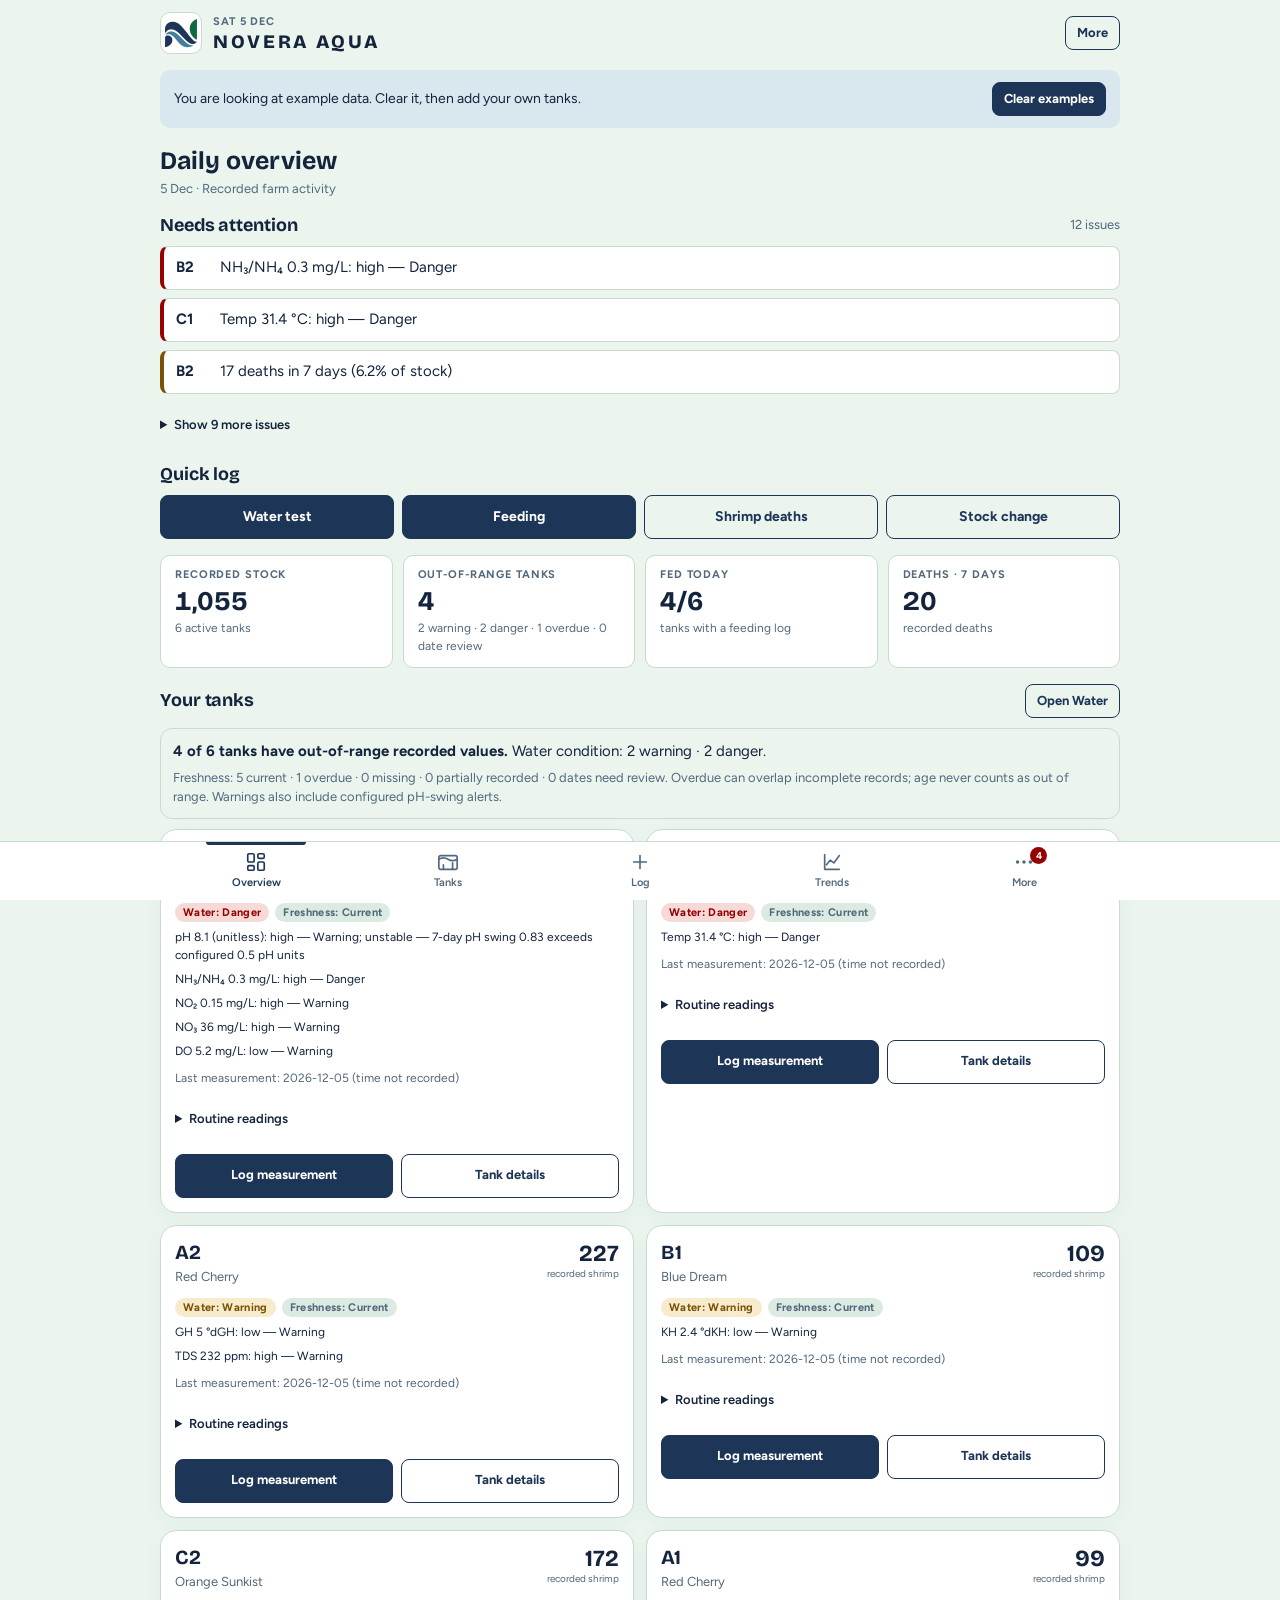
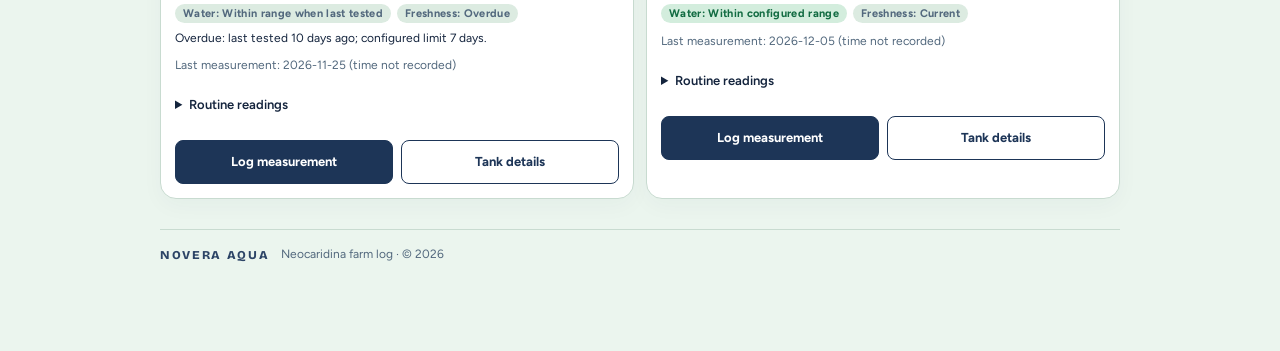
<file: index.html>
<!doctype html>
<html lang="en">
<head>
<meta charset="utf-8">
<meta name="viewport" content="width=device-width,initial-scale=1,viewport-fit=cover">
<link rel="icon" type="image/png" href="./favicon.png">
<link rel="apple-touch-icon" href="./favicon.png">
<meta name="theme-color" content="#1D3557">
<style>:root{color-scheme:light;padding-top:env(safe-area-inset-top,0px);padding-bottom:env(safe-area-inset-bottom,0px)}html{scroll-padding-top:env(safe-area-inset-top,0px)}img{max-width:100%}[hidden]:not([hidden=until-found i]){display:none!important}

#local-records{scroll-margin-top:84px}#local-records p{margin-bottom:12px;overflow-wrap:anywhere}#local-records summary{cursor:pointer;padding:12px 0;min-height:44px}#local-records .actions .btn{white-space:normal;text-align:left}#local-records input[type=file]{max-width:100%;font-size:13px}
</style>
<title>NOVERA AQUA</title>
<link rel="stylesheet" href="./assets/ocr.css?v=20261026-1">
<link rel="stylesheet" href="./assets/horiba-photo.css?v=20261031-unit-review">
<script src="./assets/ocr-parser.js?v=20261026-1"></script>
<script src="./assets/ocr.js?v=20261026-1"></script>
<script src="./assets/horiba-photo-ui.js?v=20261031-configured-tds-gl-v2"></script>
<script src="./assets/horiba-photo-switch.js?v=20261031-unit-review"></script>
<link rel="stylesheet" href="https://fonts.googleapis.com/css2?family=Bricolage+Grotesque:wght@500;700;800&family=Figtree:wght@400;500;600;700&display=swap">
<style>
/* Layout: branded masthead on the home view, sticky logo header, one column of cards (two on wide screens), bottom tab bar. Brand palette: Oxblood, Oxford Navy, Cerulean, Turf Green, Mint Cream. Status colours (ok / watch / danger) stay separate from the navy accent. */
:root{
  --logo:url("[data-uri]");
  --bg:#EBF5EE; --surface:#FFFFFF; --surface2:#DCEBE1; --ink:#14243D; --ink2:#2C4466; --muted:#52687D; --line:#C8DBD0;
  --accent:#1D3557; --accentInk:#FFFFFF; --accentSoft:#D9E7EF;
  --ok:#126B42; --okSoft:#D3EDDD; --warn:#7A5206; --warnSoft:#F8EBCB; --bad:#960200; --badSoft:#F6DAD7;
  --brandBg:#1D3557; --brandInk:#EBF5EE; --brandMuted:#B4CBDC; --cer:#457B9D; --green:#157A4C; --mint:#EBF5EE; --logoBg:#FFFFFF;
  --display:'Bricolage Grotesque',system-ui,-apple-system,'Segoe UI',sans-serif;
  --body:'Figtree',system-ui,-apple-system,'Segoe UI',sans-serif;
}
@media (prefers-color-scheme: dark){:root:not([data-theme="light"]){
  --bg:#0F1D2E; --surface:#16283D; --surface2:#1F3550; --ink:#E8F2EC; --ink2:#C3D4DC; --muted:#93A9BB; --line:#2B4764;
  --accent:#7FB4D3; --accentInk:#0B1A2B; --accentSoft:#1B3550;
  --ok:#55C58E; --okSoft:#15392A; --warn:#E6B24D; --warnSoft:#3B3015; --bad:#FF8A80; --badSoft:#4A1B1A; color-scheme:dark}}
:root[data-theme="dark"]{
  --bg:#0F1D2E; --surface:#16283D; --surface2:#1F3550; --ink:#E8F2EC; --ink2:#C3D4DC; --muted:#93A9BB; --line:#2B4764;
  --accent:#7FB4D3; --accentInk:#0B1A2B; --accentSoft:#1B3550;
  --ok:#55C58E; --okSoft:#15392A; --warn:#E6B24D; --warnSoft:#3B3015; --bad:#FF8A80; --badSoft:#4A1B1A; color-scheme:dark}

*{box-sizing:border-box}
body{margin:0;padding-block:0;padding-left:max(16px,env(safe-area-inset-left,0px));padding-right:max(16px,env(safe-area-inset-right,0px));
  background:var(--bg);color:var(--ink);font:15px/1.45 var(--body);-webkit-text-size-adjust:100%}
body::before{content:"";position:fixed;inset:0 0 auto;height:env(safe-area-inset-top,0px);z-index:10;background:var(--bg)}
.wrap{max-width:960px;margin:0 auto;padding-bottom:calc(88px + env(safe-area-inset-bottom,0px))}
h1,h2,h3,p{margin:0}
button,input,select,textarea{font:inherit;color:inherit}
:focus-visible{outline:2px solid var(--accent);outline-offset:2px}
.eyebrow{font:700 11px/1.2 var(--body);letter-spacing:.08em;text-transform:uppercase;color:var(--muted)}
.sub{color:var(--muted);font-size:13px}
.num{font-variant-numeric:tabular-nums}

.hd{position:sticky;top:env(safe-area-inset-top,0px);z-index:9;background:var(--bg);display:flex;justify-content:space-between;align-items:center;gap:12px;padding:12px 0 10px}
.brand{display:flex;align-items:center;gap:11px;min-width:0}
.logo{flex:none;width:42px;height:42px;border-radius:10px;background:var(--logoBg) var(--logo) center/80% no-repeat;border:1px solid var(--line)}
.wm{font:800 19px/1 var(--display);letter-spacing:.14em;color:var(--ink);margin-top:4px;white-space:nowrap}
section{margin-top:22px}
section>h2,.sec-h h2{font:700 18px/1.2 var(--display);letter-spacing:-.005em}
.sec-h{display:flex;justify-content:space-between;align-items:center;gap:10px;margin-bottom:10px;flex-wrap:wrap}
section>h2{margin-bottom:10px}

.mast{margin-top:6px;border-radius:14px;overflow:hidden;background:var(--brandBg);color:var(--brandInk)}
.mast-in{display:flex;gap:16px;align-items:center;padding:20px 18px}
.mast .logo{width:78px;height:78px;border-radius:16px;border:0}
.mast .mt{min-width:0}
.mast .eyebrow{color:var(--brandMuted)}
.mast h1{font:800 clamp(24px,7vw,36px)/1 var(--display);letter-spacing:.14em;margin:7px 0 8px;overflow-wrap:anywhere}
.mast .ln{font-size:14px;color:var(--brandMuted);max-width:46ch}
.strip{display:flex;height:5px}
.strip i{flex:1}.strip i:nth-child(1){background:var(--cer)}.strip i:nth-child(2){background:var(--green)}.strip i:nth-child(3){background:var(--mint)}

.btn{min-height:40px;padding:0 14px;border-radius:8px;border:1px solid var(--accent);background:var(--accent);color:var(--accentInk);font-weight:700;font-size:14px;cursor:pointer;display:inline-flex;align-items:center;justify-content:center;gap:6px}
.btn.ghost{background:transparent;color:var(--accent)}
.btn.sm{min-height:34px;padding:0 11px;font-size:13px}
.btn.danger{border-color:var(--bad);color:var(--bad);background:transparent}
.btn.armed{background:var(--bad);color:#fff;border-color:var(--bad)}
.btn[disabled]{opacity:.5}
.actions{display:flex;flex-wrap:wrap;gap:8px}
.seg{display:inline-flex;border:1px solid var(--accent);border-radius:8px;overflow:hidden}
.seg button{min-height:40px;padding:0 14px;background:transparent;border:0;color:var(--accent);font-weight:700;font-size:14px;cursor:pointer}
.seg button+button{border-left:1px solid var(--accent)}
.seg button[aria-pressed="true"]{background:var(--accent);color:var(--accentInk)}

.card{background:var(--surface);border:1px solid var(--line);border-radius:10px;padding:14px;min-width:0}
.stack{display:grid;gap:10px}
.stack.cols{grid-template-columns:repeat(auto-fill,minmax(min(100%,360px),1fr))}
.tiles{display:grid;grid-template-columns:1fr 1fr;gap:10px;margin-top:12px}
.quick{display:grid;grid-template-columns:1fr 1fr;gap:8px}
@media(min-width:640px){.quick{grid-template-columns:repeat(4,1fr)}}
.quick .btn{width:100%}
.choose{display:grid;gap:8px;padding-bottom:16px}
.choose .btn{width:100%;justify-content:flex-start}
@media(min-width:640px){.tiles{grid-template-columns:repeat(4,1fr)}}
.tile{background:var(--surface);border:1px solid var(--line);border-radius:10px;padding:12px 14px;min-width:0}
.tile .v{font:700 28px/1.1 var(--display);margin-top:6px;font-variant-numeric:tabular-nums;overflow-wrap:anywhere}
.tile .s{font-size:12px;color:var(--muted);margin-top:3px}
.tile.l1 .v{color:var(--warn)} .tile.l2 .v{color:var(--bad)}

.pill{display:inline-block;font:700 11px/1 var(--body);letter-spacing:.03em;padding:4px 8px;border-radius:99px;white-space:nowrap}
.pill.l0{background:var(--okSoft);color:var(--ok)} .pill.l1{background:var(--warnSoft);color:var(--warn)} .pill.l2{background:var(--badSoft);color:var(--bad)}
.pill.none{background:var(--surface2);color:var(--muted)}
.m .pill{margin-left:6px;vertical-align:middle}
.tag{display:inline-block;font:600 11px/1 var(--body);padding:4px 7px;border-radius:5px;background:var(--surface2);color:var(--ink2)}

.banner{margin-top:6px;padding:12px 14px;border-radius:10px;background:var(--accentSoft);color:var(--ink);display:flex;gap:12px;align-items:center;justify-content:space-between;flex-wrap:wrap}
.banner p{flex:1 1 220px;font-size:14px}

.al-list{display:grid;gap:8px;margin:0;padding:0;list-style:none}
@media(min-width:760px){.al-list{grid-template-columns:1fr 1fr}}
.al{display:flex;gap:10px;align-items:flex-start;background:var(--surface);border:1px solid var(--line);border-left-width:4px;border-radius:8px;padding:10px 12px;min-width:0}
.al.l2{border-left-color:var(--bad)} .al.l1{border-left-color:var(--warn)} .al.l0{border-left-color:var(--accent)}
.al .t{font-weight:700;min-width:34px}
.al .x{flex:1;min-width:0}
.al .x small{display:block;color:var(--muted);font-size:12px}
.allgood{background:var(--okSoft);color:var(--ok);padding:12px 14px;border-radius:10px;font-weight:600}

.qrow{display:flex;gap:10px;align-items:center;flex-wrap:wrap;width:100%;text-align:left;background:var(--surface);border:1px solid var(--line);border-radius:8px;padding:10px 12px;cursor:pointer}
.qrow b{min-width:34px}
.mini{font:600 12px/1 var(--body);padding:4px 7px;border-radius:5px;font-variant-numeric:tabular-nums}
.mini.l1{background:var(--warnSoft);color:var(--warn)} .mini.l2{background:var(--badSoft);color:var(--bad)}
.okline{color:var(--muted);font-size:13px}

.legend{display:flex;flex-wrap:wrap;gap:8px 14px;font-size:12px;color:var(--muted);align-items:center}
.wq header{display:flex;justify-content:space-between;gap:10px;align-items:flex-start;margin-bottom:10px}
.wq h3,.tk h3,.fc h3{font:700 17px/1.2 var(--display)}
.wq .r{display:flex;flex-direction:column;align-items:flex-end;gap:4px}
.wq .age{font-size:12px;color:var(--muted)}
.chips{display:grid;grid-template-columns:repeat(3,1fr);gap:6px}
.chip{padding:6px 8px;border-radius:6px;border:1px solid transparent;background:var(--surface2);min-width:0}
.chip .cl{display:block;font:600 11px/1.2 var(--body);color:var(--muted)}
.chip .cv{font:700 16px/1.3 var(--display);font-variant-numeric:tabular-nums;white-space:nowrap}
.chip .ar{font-size:11px;margin-left:3px}
.chip.l1{background:var(--warnSoft);border-color:var(--warn)} .chip.l1 .cv,.chip.l1 .cl{color:var(--warn)}
.chip.l2{background:var(--badSoft);border-color:var(--bad)} .chip.l2 .cv,.chip.l2 .cl{color:var(--bad)}
.chip.none .cv{color:var(--muted)}
.note{font-size:13px;margin-top:10px;color:var(--warn)}
.wq .foot{display:flex;justify-content:space-between;align-items:center;margin-top:10px;gap:10px}

.fld{display:flex;flex-direction:column;gap:5px;margin-bottom:12px;min-width:0}
.fld>span{font:600 12px/1.2 var(--body);color:var(--ink2)}
.fld input,.fld select,.fld textarea{width:100%;min-height:44px;padding:8px 10px;border:1px solid var(--line);border-radius:8px;background:var(--surface);color:var(--ink)}
.fld small{font-size:11px;color:var(--muted)}
.grid2{display:grid;grid-template-columns:1fr 1fr;gap:0 12px}
.chk{display:flex;gap:8px;align-items:center;font-size:14px}
.chk input{width:18px;height:18px;accent-color:var(--accent)}
.inline-sel{display:flex;gap:10px;flex-wrap:wrap}
.inline-sel .fld{margin:0;flex:1 1 140px}

.tbl-wrap{overflow-x:auto;border:1px solid var(--line);border-radius:10px;background:var(--surface)}
table{border-collapse:collapse;width:100%;min-width:520px;font-variant-numeric:tabular-nums;font-size:13px}
th{font:700 11px/1.2 var(--body);letter-spacing:.06em;text-transform:uppercase;color:var(--muted);text-align:left;padding:9px 10px;border-bottom:1px solid var(--line);white-space:nowrap}
td{padding:8px 10px;border-bottom:1px solid var(--line);white-space:nowrap}
tr:last-child td{border-bottom:0}
td.r,th.r{text-align:right}
td.l1{color:var(--warn);font-weight:700} td.l2{color:var(--bad);font-weight:700}

.list{display:grid;gap:0;background:var(--surface);border:1px solid var(--line);border-radius:10px}
.li{display:flex;gap:10px;align-items:center;justify-content:space-between;padding:10px 12px;border-bottom:1px solid var(--line);flex-wrap:wrap}
.li:last-child{border-bottom:0}
.li .m{min-width:0;flex:1 1 200px}
.li .m small{display:block;color:var(--muted);font-size:12px;overflow-wrap:anywhere}
.li .acts{display:flex;gap:6px;flex-wrap:wrap;justify-content:flex-end}
.empty{color:var(--muted);padding:14px;text-align:center;font-size:14px}

.tk{display:flex;flex-direction:column;gap:10px}
.tk .top{display:flex;justify-content:space-between;gap:10px;align-items:flex-start}
.tk .big{font:700 30px/1 var(--display);font-variant-numeric:tabular-nums;text-align:right}
.tk .big small{display:block;font:500 12px var(--body);color:var(--muted);margin-top:4px}
.tk .meta{display:flex;flex-wrap:wrap;gap:6px;align-items:center}
.bar{height:8px;background:var(--surface2);border-radius:99px;overflow:hidden}
.bar>i{display:block;height:100%;background:var(--accent);border-radius:99px}
.bar.over>i{background:var(--warn)}
.fc .nums{display:flex;justify-content:space-between;gap:10px;align-items:flex-end;margin:8px 0}
.fc .nums .b{font:700 24px/1 var(--display);font-variant-numeric:tabular-nums}
.fc .nums small{display:block;font-size:12px;color:var(--muted);margin-top:3px}
.fc .adj{display:flex;flex-wrap:wrap;gap:6px;margin:8px 0}
.fc .foot{display:flex;justify-content:space-between;align-items:center;gap:10px;margin-top:10px;flex-wrap:wrap}

.chart{width:100%;height:auto;display:block;overflow:visible}
.chart text{font:11px var(--body);fill:var(--muted)}
.chart .grid{stroke:var(--line);stroke-width:1}
.chart .band{fill:var(--okSoft)}
.chart .ln{fill:none;stroke:var(--accent);stroke-width:2;stroke-linejoin:round;stroke-linecap:round}
.chart .p0{fill:var(--ok)} .chart .p1{fill:var(--warn)} .chart .p2{fill:var(--bad)}
.chart .pt{stroke:var(--surface);stroke-width:2}
.chart .barr{fill:var(--accent)}
.chart .val{fill:var(--ink);font-weight:700}
.chart .today{fill:var(--ink);font-weight:700}
.causes{display:grid;gap:8px}
.cause{display:grid;grid-template-columns:130px 1fr 28px;gap:10px;align-items:center;font-size:13px}
.cause .bar{height:8px}
@media(max-width:420px){.cause{grid-template-columns:100px 1fr 24px}}

.ft{margin-top:30px;padding:16px 0 0;border-top:1px solid var(--line);display:flex;gap:6px 12px;flex-wrap:wrap;align-items:center;color:var(--muted);font-size:12px}
.ft .wm{font-size:12px;margin:0;color:var(--ink2)}

.tabs{position:fixed;left:0;right:0;bottom:0;z-index:20;background:var(--surface);border-top:1px solid var(--line);padding:0 max(8px,env(safe-area-inset-left,0px)) env(safe-area-inset-bottom,0px) max(8px,env(safe-area-inset-right,0px))}
.tabs .in{max-width:960px;margin:0 auto;display:grid;grid-template-columns:repeat(6,1fr)}
.tab{background:none;border:0;color:var(--muted);font:600 11px/1 var(--body);padding:9px 2px 8px;display:flex;flex-direction:column;align-items:center;gap:4px;position:relative;min-height:56px;cursor:pointer}
.tab svg{width:22px;height:22px;fill:none;stroke:currentColor;stroke-width:1.8;stroke-linecap:round;stroke-linejoin:round}
.tab[aria-current="page"]{color:var(--accent)}
.tab[aria-current="page"]::before{content:"";position:absolute;top:0;left:24%;right:24%;height:3px;background:var(--accent);border-radius:0 0 3px 3px}
.tab .badge{position:absolute;top:5px;left:calc(50% + 6px);min-width:17px;height:17px;border-radius:99px;background:var(--bad);color:#fff;font:700 10px/17px var(--body);text-align:center;padding:0 4px}

#sheet[hidden]{display:none}
#sheet{position:fixed;inset:0;z-index:40}
#sheet .bd{position:absolute;inset:0;background:rgba(7,18,30,.55)}
#sheet .panel{position:absolute;left:0;right:0;bottom:0;max-width:560px;margin:0 auto;max-height:92%;overflow:auto;background:var(--bg);border-radius:16px 16px 0 0;padding:0 max(16px,env(safe-area-inset-left,0px)) calc(20px + env(safe-area-inset-bottom,0px)) max(16px,env(safe-area-inset-right,0px))}
#sheet .sh-head{position:sticky;top:0;background:var(--bg);display:flex;justify-content:space-between;align-items:center;gap:10px;padding:14px 0 10px;z-index:1}
#sheet .sh-head h2{font:700 19px/1.2 var(--display)}
.err{background:var(--badSoft);color:var(--bad);padding:9px 12px;border-radius:8px;font-size:14px;margin-bottom:12px;font-weight:600}
.hintbox{background:var(--accentSoft);border-radius:8px;padding:9px 12px;font-size:13px;margin-bottom:12px}
#toast{position:fixed;left:50%;transform:translateX(-50%);bottom:calc(76px + env(safe-area-inset-bottom,0px));z-index:50;max-width:min(92vw,520px);background:var(--ink);color:var(--bg);padding:10px 14px;border-radius:8px;font-size:14px;font-weight:600;opacity:0;pointer-events:none;transition:opacity .2s}
#toast.on{opacity:1}
.rng td{padding:6px 6px}
.rng input{width:100%;min-width:58px;min-height:38px;padding:4px 6px;border:1px solid var(--line);border-radius:6px;background:var(--surface);text-align:right}
.rng input.bad{border-color:var(--bad)}
textarea.bk{width:100%;min-height:110px;font:12px/1.4 ui-monospace,Menlo,Consolas,monospace;padding:10px;border:1px solid var(--line);border-radius:8px;background:var(--surface);color:var(--ink)}
@media (prefers-reduced-motion:reduce){*{transition:none!important}}
.water-gauges{display:grid;grid-template-columns:1fr;gap:12px;width:100%;margin-top:12px}.water-gauge{min-width:0}.gauge-label,.gauge-caption{display:flex;justify-content:space-between;gap:8px}.gauge-label{font-size:13px}.gauge-label b{font-variant-numeric:tabular-nums}.gauge-track{position:relative;height:8px;margin:9px 7px;background:var(--warnSoft);border-radius:9px;border:1px solid var(--line)}.gauge-optimal{position:absolute;top:-1px;height:8px;border-radius:8px;background:var(--ok);opacity:.65;min-width:3px}.gauge-thumb{position:absolute;top:50%;width:16px;height:16px;border:3px solid var(--surface);border-radius:50%;background:var(--ok);box-shadow:0 0 0 1px var(--ink2);transform:translate(-50%,-50%)}.l1 .gauge-thumb{background:var(--warn)}.l2 .gauge-thumb{background:var(--bad)}.gauge-caption{font-size:10px;color:var(--muted);flex-wrap:wrap}.tank-rate{display:flex;align-items:center;justify-content:space-between;gap:8px;flex-wrap:wrap;margin-top:12px}.foot{flex-wrap:wrap}
/* Tank World uses the existing brand tokens and a flat SVG illustration style. */
.tabs .in{grid-template-columns:repeat(7,minmax(0,1fr))}.tw-heading{display:flex;justify-content:space-between;gap:16px;align-items:center;margin:16px 0}.tw-heading h1{font:700 32px var(--display)}.tw-toolbar{display:flex;flex-wrap:wrap;align-items:center;gap:16px;margin:16px 0;font-size:13px}.tw-toolbar input[type=number]{width:62px}.tw-toolbar select,.tw-detail select{padding:7px;border:1px solid var(--line);border-radius:8px;background:var(--surface)}.tw-grid{display:grid;grid-template-columns:repeat(2,minmax(0,1fr));gap:20px;margin:18px 0}.tw-card{background:var(--surface);border:1px solid var(--line);border-radius:16px;padding:14px;text-align:left;cursor:pointer;min-width:0;box-shadow:0 7px 22px #1d355709;transition:box-shadow .2s}.tw-card:hover{box-shadow:0 7px 25px #1d355725}.tw-selected{outline:3px solid var(--cer);outline-offset:3px}.tw-card-head{display:flex;justify-content:space-between;gap:8px;margin-bottom:12px}.tw-card-head strong{font:700 20px var(--display)}.tw-scene{display:flex;align-items:center;gap:10px}.tw-status{display:flex;flex-direction:column;gap:5px;align-items:center;flex:0 0 48px;font-size:11px;font-weight:700}.tw-status svg{width:29px;height:29px}.tw-s0{color:var(--ok)}.tw-s1{color:var(--warn)}.tw-s2{color:var(--bad)}.tw-aquarium{width:calc(100% - 58px);height:auto;overflow:hidden}.tw-card-body{padding:12px 0 0 58px}.tw-count{font:700 23px var(--display);display:block;margin:4px 0 10px}.tw-variants{display:flex;gap:7px;flex-wrap:wrap;margin-bottom:12px}.tw-variant{font-size:12px;display:inline-flex;align-items:center;gap:5px}.tw-variant i{width:8px;height:8px;border-radius:2px}.tw-readings{display:flex;flex-wrap:wrap;gap:10px;font-size:12px;padding:9px 0;border-top:1px solid var(--line)}.tw-prompt{padding:30px;text-align:center;color:var(--muted)}.tw-detail{scroll-margin-top:90px;margin:25px 0}.tw-detail h3{margin:22px 0 10px}.tw-detail .tw-large{max-height:380px}.tw-detail .actions{margin:16px 0}.tw-parameters{display:grid;grid-template-columns:repeat(3,1fr);gap:10px;margin:18px 0}.tw-parameters>div{border:1px solid var(--line);padding:12px;border-radius:10px;display:flex;flex-direction:column;gap:5px;font-size:12px}.tw-parameters strong{font-size:21px}.tw-warnings{padding-left:20px;font-size:13px}.tw-detail .chart{max-height:280px}.tw-swim{animation:tw-drift var(--duration) ease-in-out var(--delay) infinite alternate}.tw-tail{transform-box:fill-box;transform-origin:right center;animation:tw-tail 2.7s ease-in-out infinite alternate}.tw-particle{animation:tw-rise 14s linear var(--delay) infinite}.tw-water{animation:tw-surface 5s ease-in-out infinite alternate}@keyframes tw-drift{0%{transform:translate(-20px,0)}45%{transform:translate(35px,-7px)}100%{transform:translate(5px,5px)}}@keyframes tw-tail{to{transform:rotate(9deg)}}@keyframes tw-rise{to{transform:translateY(-30px);opacity:.1}}@keyframes tw-surface{to{transform:translateY(2px)}}.tw-still *{animation:none!important;scroll-behavior:auto!important}@media(prefers-reduced-motion:reduce){.tw-world *{animation:none!important;transition:none!important;scroll-behavior:auto!important}}@media(max-width:650px){.tw-grid{grid-template-columns:1fr}.tw-parameters{grid-template-columns:repeat(2,1fr)}.tw-heading h1{font-size:27px}.tab{font-size:9px}.tw-card-body{padding-left:58px}.tw-heading{align-items:flex-start}}


.water-status-pair{display:flex;flex-wrap:wrap;gap:6px;margin:6px 0}.water-status-pair .pill{white-space:normal;text-align:left}.water-causes{display:grid;gap:6px;font-size:12px;line-height:1.5}.water-summary{border:1px solid var(--line);border-radius:12px;padding:12px;margin:10px 0}.water-summary p+p{margin-top:6px}.water-gauge.none .gauge-optimal{background:var(--surface2)}.water-gauge.none{color:var(--muted)}.tw-status-neutral{color:var(--muted)}

.daily-heading{margin:18px 0 14px}.daily-heading h1{font:700 25px var(--display);margin:0 0 4px}.daily-overview section{margin-top:16px}.daily-urgent .al-list{grid-template-columns:1fr}.more-alerts,.routine-readings,.world-settings{margin-top:10px}.more-alerts summary,.routine-readings summary,.world-settings summary{padding:12px 0;font-weight:600;cursor:pointer;font-size:13px;min-height:44px}.daily-tiles .v{font-size:27px}.daily-tank-grid{display:grid;grid-template-columns:repeat(2,minmax(0,1fr));gap:12px}.daily-tank{padding:14px;overflow-wrap:anywhere}.daily-tank .tw-card-head{align-items:flex-start}.daily-tank h3{font:700 20px var(--display);margin:0 0 4px}.daily-stock{text-align:right;flex-shrink:0;display:flex;flex-direction:column;font-size:10px;color:var(--muted)}.daily-stock strong{font-size:23px;color:var(--ink)}.daily-stamp{font-size:12px;color:var(--muted);margin-top:10px}.daily-card-actions{display:grid;grid-template-columns:1fr 1fr;gap:8px;margin-top:12px}.daily-card-actions .btn{min-height:44px;padding:10px 6px;white-space:normal}.daily-tank .tw-aquarium,.tw-detail .tw-aquarium{width:100%}.daily-tank .water-causes:empty{display:none}.world-view-controls{display:flex;flex-wrap:wrap;gap:12px;justify-content:space-between;align-items:center}.world-view-controls .seg button{min-height:44px}.world-view-controls .chk{min-height:44px;margin:0}.world-settings{border:1px solid var(--line);padding:0 12px;border-radius:10px;background:var(--surface)}.world-settings .tw-toolbar{margin:8px 0 14px}.illustration-note{font-size:11px}.tw-compact{gap:12px}.tw-heading h1{font-size:25px}.daily-log .quick{grid-template-columns:repeat(4,minmax(0,1fr))}.daily-log .btn{min-height:44px}.daily-tiles{margin-top:16px}.daily-tank .tw-readings{border:0}.tw-detail{min-width:0;overflow-wrap:anywhere}
@media(max-width:360px){.wm{font-size:13px;letter-spacing:1px}.brand{gap:7px}}
@media(max-width:600px){.daily-tank-grid,.tw-grid{grid-template-columns:1fr;gap:12px}.daily-log .quick{grid-template-columns:1fr 1fr;gap:8px}.daily-tiles{grid-template-columns:1fr 1fr;gap:8px}.daily-tiles .tile{padding:12px}.daily-tiles .eyebrow{font-size:10px}.daily-tiles .v{font-size:25px}.daily-heading{margin-top:14px}.world-view-controls{gap:8px}.tw-heading{gap:8px}.tw-heading .btn{min-height:44px}.daily-tank .water-status-pair{flex-direction:column;align-items:flex-start}.daily-tank .water-causes{font-size:13px}.water-summary{font-size:13px}.water-summary .sub{font-size:11px}.tw-detail .actions .btn{min-height:44px}.daily-tank .pill{line-height:1.45}.world-settings input[type=number]{min-height:44px}}
/* Compact Water monitoring: detailed readings remain user-opened. */
.water-filters{display:flex;flex-wrap:wrap;gap:8px;margin:14px 0 8px}.water-filters .btn{min-height:44px;white-space:normal;text-align:left}.water-filters [aria-pressed=true]{background:var(--brandBg);color:#fff;border-color:var(--brandBg)}.water-filter-help{margin-bottom:10px}.water-summary-details summary{cursor:pointer;padding:12px 0;min-height:44px;font-size:13px;font-weight:600}.water-compact-grid{display:grid;grid-template-columns:repeat(2,minmax(0,1fr));gap:12px;align-items:start;margin-top:10px}.water-compact{padding:16px;min-width:0;overflow-wrap:anywhere}.water-compact h3{font-size:21px;margin:0 0 4px}.water-compact header{margin-bottom:10px}.water-compact .water-causes p{font-size:14px;margin:8px 0;line-height:1.5}.water-stamp{font-size:12px;color:var(--muted);margin:12px 0}.water-card-actions{display:grid;grid-template-columns:1fr 1fr;gap:8px}.water-card-actions .btn,.water-expand{min-height:44px}.water-expand{width:100%;margin-top:10px;white-space:normal}.water-history summary{cursor:pointer;min-height:44px;padding:14px 0;font-weight:600;font-size:13px}.water-inline-trend{margin:14px 0;padding-top:12px;border-top:1px solid var(--line)}.water-inline-trend h4{margin:0 0 10px}.water-inline-trend .fld{max-width:100%}.water-history-entry{border-top:1px solid var(--line);padding:12px 0}.water-history-entry h4{margin:0 0 8px}.water-history-entry dl{display:grid;grid-template-columns:repeat(2,minmax(0,1fr));gap:8px;margin:12px 0}.water-history-entry dl>div{padding:8px;background:var(--bg);border-radius:6px}.water-history-entry dt{font-size:12px}.water-history-entry dd{margin:3px 0 0;font-weight:600;font-size:13px}.water-all-history{margin-top:18px}.water-compact .water-gauges{margin-top:12px}.water-compact .water-status-pair{flex-wrap:wrap}.water-monitor .sec-h{align-items:flex-start}.water-monitor .sec-h>.btn{flex-shrink:0}
@media(max-width:600px){.water-compact-grid{grid-template-columns:1fr}.water-filters{display:grid;grid-template-columns:1fr 1fr}.water-filters .btn:last-child{grid-column:1/-1}.water-compact{padding:14px}.water-compact .water-status-pair{flex-direction:column;align-items:flex-start}.water-monitor .sec-h h2{font-size:22px}.water-monitor .sec-h{gap:8px}.water-monitor .water-gauges{grid-template-columns:1fr 1fr}}

/* Five primary destinations and clear manual logging context. */
.tabs .in{grid-template-columns:repeat(5,minmax(0,1fr))}.tab{font-size:11px;min-height:58px}.nav-choices{display:grid;grid-template-columns:1fr 1fr;gap:12px;margin:18px 0}.nav-choice{font:inherit;text-align:left;cursor:pointer;padding:18px;color:var(--ink);min-height:100px;border:1px solid var(--line)}.nav-choice strong{display:block;font-size:20px;color:var(--brandBg);margin-bottom:7px}.nav-choice span{font-size:14px;line-height:1.5}.log-tank-context{padding:14px;margin-bottom:16px;border-left:4px solid var(--brandBg);background:var(--mint);font-size:18px;font-weight:700;color:var(--brandBg)}.save-notice{padding:14px;border:1px solid var(--green);border-radius:10px;background:var(--mint);display:flex;gap:10px;justify-content:space-between;align-items:center;margin:12px 0}.back-more{margin:12px 0}.nav-choice:focus-visible{outline:3px solid var(--cer);outline-offset:2px}#sheet select,#sheet input:not([type=checkbox]),#sheet button{min-height:44px}#sheetErr{scroll-margin-top:12px} .water-inline-trend select{max-width:100%}
@media(max-width:400px){.nav-choices{grid-template-columns:1fr}.save-notice{align-items:flex-start;flex-direction:column}}
#local-records{scroll-margin-top:84px}#local-records p{margin-bottom:12px;overflow-wrap:anywhere}#local-records summary{cursor:pointer;padding:12px 0;min-height:44px}#local-records .actions .btn{white-space:normal;text-align:left}#local-records input[type=file]{max-width:100%;font-size:13px}
</style>
</head>
<body>
<div class="wrap">
  <header class="hd" id="hdr"></header>
  <main id="main"></main>
</div>
<nav class="tabs" id="tabs" aria-label="Sections"></nav>
<div id="sheet" hidden><div class="bd" data-act="sheet-close"></div><div class="panel" id="panel" role="dialog" aria-modal="true"></div></div>
<div id="toast" role="status" aria-live="polite"></div>

<script>
(function(){
'use strict';
/* ---------- helpers ---------- */
var $=function(s,r){return (r||document).querySelector(s);};
var esc=function(s){return String(s==null?'':s).replace(/[&<>"']/g,function(c){return {'&':'&amp;','<':'&lt;','>':'&gt;','"':'&quot;',"'":'&#39;'}[c];});};
var pad=function(n){return String(n).padStart(2,'0');};
var ymd=function(d){return d.getFullYear()+'-'+pad(d.getMonth()+1)+'-'+pad(d.getDate());};
var today=function(){return ymd(new Date());};
var nowHM=function(){var d=new Date();return pad(d.getHours())+':'+pad(d.getMinutes());};
var parseD=function(s){var a=s.split('-').map(Number);return new Date(a[0],a[1]-1,a[2]);};
var addDays=function(s,n){var d=parseD(s);d.setDate(d.getDate()+n);return ymd(d);};
var diffDays=function(a,b){return Math.round((parseD(a)-parseD(b))/864e5);};
var MON=['Jan','Feb','Mar','Apr','May','Jun','Jul','Aug','Sep','Oct','Nov','Dec'];
var DOW=['Sun','Mon','Tue','Wed','Thu','Fri','Sat'];
var fmtD=function(s){var d=parseD(s);return d.getDate()+' '+MON[d.getMonth()];};
var ago=function(n){return addDays(today(),-n);};
var fmtN=function(n){return Number(n).toLocaleString('en-US');};
var r2=function(x){return Math.round(x*100)/100;};
var rd=function(x){return +Number(x).toPrecision(4);};
var trimN=function(x,dp){return String(+Number(x).toFixed(dp));};
/* feed amounts run from fractions of a milligram up to grams */
var fmtMg=function(mg){
  if(!(mg>0))return '0 mg';
  if(mg>=1000)return trimN(mg/1000,2)+' g';
  if(mg>=100)return trimN(mg,0)+' mg';
  if(mg>=10)return trimN(mg,1)+' mg';
  if(mg>=1)return trimN(mg,2)+' mg';
  return String(+mg.toPrecision(3))+' mg';
};
var fmtG=function(g){return fmtMg(g*1000);};
var fmtPct=function(x){return trimN(x,4)+'%';};
var seqOf=function(id){return +String(id).slice(1)||0;};
var byDateDesc=function(a,b){return b.date.localeCompare(a.date)||seqOf(b.id)-seqOf(a.id);};

/* ---------- reference data ---------- */
var PARAMS=[
  {k:'temp',label:'Temp',unit:'°C',dp:1,hint:''},
  {k:'ph',label:'pH',unit:'',dp:2,hint:'Must stay stable'},
  {k:'gh',label:'GH',unit:'°dGH',dp:1,hint:''},
  {k:'kh',label:'KH',unit:'°dKH',dp:1,hint:''},
  {k:'tds',label:'TDS',unit:'ppm',dp:0,hint:''},
  {k:'nh3',label:'NH₃/NH₄',unit:'mg/L',dp:2,hint:'Ideal is 0'},
  {k:'no2',label:'NO₂',unit:'mg/L',dp:2,hint:'Ideal is 0'},
  {k:'no3',label:'NO₃',unit:'mg/L',dp:0,hint:'0 is best, 10–20 is fine'},
  {k:'do',label:'DO',unit:'mg/L',dp:1,open:true,hint:'Dissolved oxygen, above 6'}
];
/* optimal = NOVERA AQUA targets; limits are starting values the farm can edit */
var DEF_RANGES={
  temp:{omin:25,omax:29,lmin:22,lmax:31},
  ph:{omin:6.5,omax:8,lmin:6,lmax:8.5},
  gh:{omin:6,omax:13,lmin:4,lmax:16},
  kh:{omin:3,omax:4,lmin:2,lmax:6},
  tds:{omin:170,omax:210,lmin:120,lmax:300},
  nh3:{omin:0,omax:0,lmin:0,lmax:0.25},
  no2:{omin:0,omax:0,lmin:0,lmax:0.25},
  no3:{omin:0,omax:20,lmin:0,lmax:40},
  do:{omin:6,omax:99,lmin:4,lmax:99}
};
var STAGES=['Fry/juvenile','Grow-out','Breeders','Holding'];
var CAUSES=['Molting','Water quality','Temperature','Acclimation / transport','Disease','Unknown','Other'];
var MORT_ALERT=0.05;
var CHECK_MS=2*3600*1000;
var LEVEL=['Within configured range','Warning','Danger'];
var ICONS={
  overview:'<rect x="3" y="3" width="7" height="9" rx="1.5"/><rect x="14" y="3" width="7" height="5" rx="1.5"/><rect x="14" y="12" width="7" height="9" rx="1.5"/><rect x="3" y="16" width="7" height="5" rx="1.5"/>',
  stock:'<path d="M3 7l9-4 9 4-9 4-9-4z"/><path d="M3 12l9 4 9-4"/><path d="M3 17l9 4 9-4"/>',
  mortality:'<path d="M3 7l6 6 4-4 8 8"/><path d="M21 11v6h-6"/>',
  water:'<path d="M12 3s6 6.5 6 11a6 6 0 0 1-12 0c0-4.5 6-11 6-11z"/>',
  feeding:'<path d="M3 11h18a9 9 0 0 1-18 0z"/><path d="M8 7c0-1.5 1-2 1-3M13 7c0-1.5 1-2 1-3"/>',
  schedule:'<rect x="3" y="5" width="18" height="16" rx="2"/><path d="M16 3v4M8 3v4M3 10h18"/>'
};
var TABS=[['overview','Overview'],['world','Tanks'],['log','Log'],['trends','Trends'],['more','More']];

/* ---------- state ---------- */
var KEY='noveraAqua.v2';
var S=null, CNT={}, memOnly=false;
var UI={tab:'overview',wTank:null,wParam:'ph',wOnly:false,sFilter:'all',mFilter:'all',fFilter:'all',weekStart:null};
var nid=function(p){S.seq=(S.seq||0)+1;return p+S.seq;};
var clone=function(o){return JSON.parse(JSON.stringify(o));};
function defSettings(){return {ranges:clone(DEF_RANGES),shrimpMg:75,feedA:0.03,feedB:0.05,feedOpt:'a',feedings:2,adjust:true,phSwing:0.5};}
function mergeSettings(s){
  var d=defSettings();s=s||{};
  Object.keys(d.ranges).forEach(function(k){d.ranges[k]=Object.assign(d.ranges[k],(s.ranges||{})[k]||{});});
  if(s.shrimpMg>0)d.shrimpMg=+s.shrimpMg;
  if(s.feedA>0)d.feedA=+s.feedA;
  if(s.feedB>0)d.feedB=+s.feedB;
  if(s.feedOpt==='b')d.feedOpt='b';
  if(s.feedings>=1&&s.feedings<=6)d.feedings=s.feedings;
  if(s.adjust===false)d.adjust=false;
  if(s.phSwing>0)d.phSwing=+s.phSwing;
  d.worldStaleDays=Number.isInteger(s.worldStaleDays)&&s.worldStaleDays>=1&&s.worldStaleDays<=365?s.worldStaleDays:7;
  d.worldReduced=s.worldReduced===true;
  d.worldView=s.worldView==='illustrated'?'illustrated':'compact';
  return d;
}
function load(){try{var r=localStorage.getItem(KEY);if(r){var o=JSON.parse(r);if(o&&Array.isArray(o.tanks))return o;}}catch(e){}return null;}
function save(){try{localStorage.setItem(KEY,JSON.stringify(S));memOnly=false;return true;}catch(e){memOnly=true;return false;}}
function emptyState(){return {v:2,seq:0,meta:{sample:false,schema:2},tanks:[],ledger:[],water:[],feed:[],settings:defSettings(),officers:[],roster:{},tasks:[],lockedWeeks:{}};}

function counts(){
  var c={};S.tanks.forEach(function(t){c[t.id]=0;});
  var L=S.ledger.slice().sort(function(a,b){return a.date.localeCompare(b.date)||seqOf(a.id)-seqOf(b.id);});
  L.forEach(function(e){var q=+e.qty||0;
    if(e.kind==='add')c[e.tank]=(c[e.tank]||0)+q;
    else if(e.kind==='sell'||e.kind==='death')c[e.tank]=Math.max(0,(c[e.tank]||0)-q);
    else if(e.kind==='move'){c[e.tank]=Math.max(0,(c[e.tank]||0)-q);c[e.to]=(c[e.to]||0)+q;}
    else if(e.kind==='count')c[e.tank]=q;});
  return c;
}
var refreshCounts=function(){CNT=counts();};
var cnt=function(id){return CNT[id]||0;};
var tankOf=function(id){return S.tanks.filter(function(t){return t.id===id;})[0];};
var tankName=function(id){var t=tankOf(id);return t?t.name:'?';};
var activeTanks=function(){return S.tanks.filter(function(t){return t.active!==false;}).sort(function(a,b){return a.name.localeCompare(b.name,undefined,{numeric:true});});};
var deaths=function(tank,from,to){return S.ledger.reduce(function(a,e){return a+((e.kind==='death'&&(!tank||e.tank===tank)&&e.date>=from&&e.date<=to)?(+e.qty||0):0);},0);};

/* ---------- water judging ---------- */
var P=function(k){return PARAMS.filter(function(p){return p.k===k;})[0];};
function judge(k,v){
  if(!hasReading(v))return null;
  var r=S.settings.ranges[k],op=P(k).open;
  if(v<r.lmin)return {lvl:2,dir:'low'};
  if(!op&&v>r.lmax)return {lvl:2,dir:'high'};
  if(v<r.omin)return {lvl:1,dir:'low'};
  if(!op&&v>r.omax)return {lvl:1,dir:'high'};
  return {lvl:0,dir:''};
}
function hasReading(v){return (typeof v==='number'||typeof v==='string'&&v.trim()!=='')&&Number.isFinite(Number(v));}
var fmtV=function(p,v){return !hasReading(v)?'—':String(+Number(v).toFixed(p.dp));};
var rangeTxt=function(k){
  var r=S.settings.ranges[k],p=P(k),u=p.unit?' '+p.unit:'';
  if(p.open)return '≥ '+fmtV(p,r.omin)+u;
  if(r.omin===r.omax)return fmtV(p,r.omin)+u;
  return fmtV(p,r.omin)+'–'+fmtV(p,r.omax)+u;
};
function latestWater(id){var best=null;S.water.forEach(function(w){if(w.tank!==id)return;if(!best||w.date>best.date||(w.date===best.date&&((w.time||'')>(best.time||'')||((w.time||'')===(best.time||'')&&seqOf(w.id)>seqOf(best.id)))))best=w;});return best;}
/* pH counts as stable when readings over the last 7 days stay within the allowed swing */
function phSwing(id){
  var from=addDays(today(),-6),v=[];
  S.water.forEach(function(w){if(w.tank===id&&w.date>=from&&w.date<=today()&&hasReading(w.ph))v.push(+w.ph);});
  return v.length<2?0:Math.max.apply(null,v)-Math.min.apply(null,v);
}
function tankWater(id){
  var w=latestWater(id),age=w&&typeof w.date==='string'?diffDays(today(),w.date):null,limit=S.settings.worldStaleDays||7;
  var invalidDate=!!w&&(typeof w.date!=='string'||!/^\d{4}-\d{2}-\d{2}$/.test(w.date)||!Number.isFinite(age)||age<0||ymd(parseD(w.date))!==w.date),overdue=!!w&&!invalidDate&&age>=limit,sw=phSwing(id);
  var items=PARAMS.map(function(p){var v=w?w[p.k]:null,j=judge(p.k,v);
    if(p.k==='ph'&&j&&sw>S.settings.phSwing+1e-9)j={lvl:Math.max(j.lvl,1),dir:j.dir,unstable:true,swing:sw};
    return {p:p,v:v,j:j,overdue:overdue};
  });
  var measured=items.filter(function(i){return !!i.j;}),missing=items.filter(function(i){return i.p.k!=='do'&&!i.j;});
  var lvl=measured.length?Math.max.apply(null,measured.map(function(i){return i.j.lvl;})):null;
  var freshness=!measured.length?'missing':missing.length?'partial':invalidDate?'review':overdue?'overdue':'current';
  return {w:w,items:items,lvl:lvl,condition:lvl===null?'unknown':lvl===2?'danger':lvl===1?'warning':'within',age:age,
    freshness:freshness,overdue:overdue,invalidDate:invalidDate,missing:missing,measured:measured.length,
    outOfRange:items.some(function(i){return i.j&&!!i.j.dir;}),needsAttention:lvl>0||freshness!=='current'||invalidDate};
}
function conditionText(s){
 if(s.lvl===null)return 'Not assessed';
 if(s.lvl>0)return LEVEL[s.lvl]+(s.overdue?' when last tested':'')+(s.missing.length?' · based on recorded values':'');
 if(s.overdue)return 'Within range when last tested'+(s.missing.length?' · recorded values only':'');
 return s.missing.length?'Recorded values within range':'Within configured range';
}
function freshnessText(s){return {current:'Current',overdue:'Overdue',missing:'Missing',partial:'Partially recorded',review:'Date needs review'}[s.freshness]+(s.invalidDate&&s.freshness!=='review'?' · Date needs review':s.overdue&&s.freshness!=='overdue'?' · Overdue':'');}
function readingCause(i){
 var value=i.p.label+' '+fmtV(i.p,i.v)+(i.p.unit?' '+i.p.unit:' (unitless)'),parts=[];
 if(i.j.dir)parts.push(i.j.dir+' — '+LEVEL[i.j.lvl]);
 if(i.j.unstable)parts.push('unstable — 7-day pH swing '+r2(i.j.swing)+' exceeds configured '+S.settings.phSwing+' pH units');
 return value+': '+parts.join('; ')+(i.overdue?' (last tested)':'');
}
function waterReasons(s){
 var reasons=s.items.filter(function(i){return i.j&&i.j.lvl>0;}).map(readingCause);
 if(s.freshness==='missing')reasons.push('Missing: no valid water readings recorded.');
 else if(s.missing.length)reasons.push('Partially recorded: missing '+s.missing.map(function(i){return i.p.label;}).join(', ')+'. DO remains optional.');
 if(s.invalidDate)reasons.push('Date needs review: measurement date is invalid or in the future; confirm the date and retest.');
 else if(s.overdue)reasons.push('Overdue: last tested '+s.age+' days ago; configured limit '+(S.settings.worldStaleDays||7)+' days.');
 return reasons;
}
function waterBadges(s){return '<span class="water-status-pair"><span class="pill '+(s.lvl===null||s.lvl===0&&s.freshness!=='current'?'none':'l'+s.lvl)+'">Water: '+esc(conditionText(s))+'</span><span class="pill none">Freshness: '+esc(freshnessText(s))+'</span></span>';}
function waterSummary(){
 var states=activeTanks().map(function(t){return tankWater(t.id);}),n=function(fn){return states.filter(fn).length;};
 return {total:states.length,outOfRange:n(function(s){return s.outOfRange;}),warning:n(function(s){return s.lvl===1;}),danger:n(function(s){return s.lvl===2;}),
 current:n(function(s){return s.freshness==='current';}),overdue:n(function(s){return s.overdue;}),missing:n(function(s){return s.freshness==='missing';}),partial:n(function(s){return s.freshness==='partial';}),dateReview:n(function(s){return s.invalidDate;})};
}
function waterSummaryHTML(){var c=waterSummary();return '<div class="water-summary"><p><b>'+c.outOfRange+' of '+c.total+' tanks have out-of-range recorded values.</b> Water condition: '+c.warning+' warning · '+c.danger+' danger.</p><p class="sub">Freshness: '+c.current+' current · '+c.overdue+' overdue · '+c.missing+' missing · '+c.partial+' partially recorded · '+c.dateReview+' dates need review. Overdue can overlap incomplete records; age never counts as out of range. Warnings also include configured pH-swing alerts.</p></div>';}

/* ---------- feeding estimate ---------- */
/* biomass = shrimp × reference weight (75 mg unless the tank has its own); ration = biomass × selected % per day */
function tankFeedOpt(t){return t.feedOpt==='b'?'b':t.feedOpt==='a'?'a':S.settings.feedOpt==='b'?'b':'a';}
function feedRateControl(t){var opt=tankFeedOpt(t);return '<div class="tank-rate"><span class="sub">Body weight per day</span><div class="seg" role="group" aria-label="'+esc(t.name)+' feeding rate">'+['a','b'].map(function(o){return '<button type="button" data-act="feed-opt" data-tank="'+t.id+'" data-opt="'+o+'" aria-pressed="'+(opt===o)+'">'+fmtPct(o==='a'?S.settings.feedA:S.settings.feedB)+'</button>';}).join('')+'</div></div>';}
function feedPlan(t){
  var st=S.settings,n=cnt(t.id),wt=t.wt>0?+t.wt:st.shrimpMg,bio=n*wt/1000,f=1,notes=[];
  if(st.adjust){
    var w=latestWater(t.id);
    if(w&&diffDays(today(),w.date)<=7){
      var tj=judge('temp',w.temp);
      if(tj&&tj.lvl>=1){f*=0.8;notes.push('−20% '+(tj.dir==='high'?'warm':'cool')+' water');}
      var a=Math.max((judge('nh3',w.nh3)||{lvl:0}).lvl,(judge('no2',w.no2)||{lvl:0}).lvl);
      if(a>=1){f*=0.5;notes.push('−50% ammonia or nitrite above 0');}
    }
  }
  var pct=tankFeedOpt(t)==='b'?st.feedB:st.feedA,day=bio*pct/100*f;
  return {n:n,wt:wt,bio:bio,pct:pct,f:f,notes:notes,day:day,per:day/st.feedings,dayA:bio*st.feedA/100*f,dayB:bio*st.feedB/100*f};
}
var fedOn=function(id,date){return S.feed.filter(function(e){return e.tank===id&&e.date===date;});};
var sumG=function(arr){return arr.reduce(function(a,e){return a+(+e.g||0);},0);};
var feedKey=function(e){return e.date+' '+(e.time||'00:00');};
function entryMs(e){var d=parseD(e.date),hm=String(e.time||'00:00').split(':');d.setHours(+hm[0]||0,+hm[1]||0,0,0);return +d;}
/* feedings still waiting for the "eaten within 2 hours?" answer */
function pendingChecks(){
  var now=Date.now(),from=addDays(today(),-1),out=[];
  S.feed.forEach(function(e){if(e.res!=='pending'||e.date<from)return;var due=entryMs(e)+CHECK_MS;out.push({e:e,due:due,overdue:now>=due});});
  return out;
}
function resPill(e){
  if(e.res==='eaten')return '<span class="pill l0">Eaten within 2 h</span>';
  if(e.res==='left')return '<span class="pill l1">Left after 2 h</span>';
  if(e.res==='pending'){
    var due=entryMs(e)+CHECK_MS;
    if(Date.now()>=due)return '<span class="pill l1">Check due</span>';
    var d=new Date(due);return '<span class="pill none">Check at '+pad(d.getHours())+':'+pad(d.getMinutes())+'</span>';
  }
  return '';
}
function resBtns(e){
  var b=function(res,label,cls){return '<button class="btn '+cls+' sm" data-act="feed-res" data-id="'+e.id+'" data-res="'+res+'">'+label+'</button>';};
  if(e.res==='eaten'||e.res==='left')return b('pending','Recheck','ghost');
  return b('eaten','Eaten','')+b('left','Left over','ghost');
}

/* ---------- sample data ---------- */
function buildSample(){
  S=emptyState();S.meta.sample=true;
  var T=[['A1','Red Cherry','Breeders',60,140],['A2','Red Cherry','Grow-out',60,260],['B1','Blue Dream','Breeders',40,110],
         ['B2','Blue Dream','Fry/juvenile',40,220,15],['C1','Yellow Goldenback','Grow-out',60,240],['C2','Orange Sunkist','Holding',40,180]];
  var ids=[];
  T.forEach(function(r){var t={id:nid('t'),name:r[0],line:r[1],stage:r[2],vol:r[3],wt:r[5]||0,active:true};S.tanks.push(t);ids.push(t.id);
    S.ledger.push({id:nid('l'),date:ago(45),tank:t.id,kind:'add',qty:r[4],note:'Starting stock'});});
  var L=function(off,kind,i,qty,x){S.ledger.push(Object.assign({id:nid('l'),date:ago(off),tank:ids[i],kind:kind,qty:qty},x||{}));};
  L(32,'move',0,40,{to:ids[1],note:'Juveniles to grow-out'});
  L(24,'sell',1,70,{note:'Shop order'});
  L(17,'sell',4,45,{note:'Online order'});
  L(10,'add',3,60,{note:'Hatched in breeder tank B1'});
  L(9,'count',5,172,{note:'Monthly recount'});
  [[0,3,2,'Water quality'],[1,3,8,'Water quality'],[2,3,3,'Water quality'],[3,3,4,'Water quality'],[8,3,4,'Molting'],[18,3,3,'Acclimation / transport'],
   [5,1,1,'Molting'],[15,1,2,'Molting'],[6,4,2,'Temperature'],[20,4,1,'Unknown'],[9,2,1,'Unknown'],[11,0,1,'Molting'],[12,5,2,'Disease']]
  .forEach(function(d){L(d[0],'death',d[1],d[2],{cause:d[3],note:''});});
  for(var i=0;i<6;i++){for(var off=0;off<=28;off+=2){
    if(i===5&&off<10)continue;
    var s=Math.sin(off*0.9+i*1.7);
    S.water.push({id:nid('w'),date:ago(off),tank:ids[i],
      temp:+(27+s*0.5+(i%2?0.2:-0.1)).toFixed(1),ph:+(7.2+Math.cos(off*0.7+i)*0.12).toFixed(2),
      gh:Math.round(9+s*1.2),kh:+(3.5+Math.cos(off+i)*0.4).toFixed(1),tds:Math.round(188+s*10+i*2),
      nh3:0,no2:0,no3:Math.max(2,Math.round(8+Math.sin(off*0.5+i)*3)),do:+(7.3+Math.sin(off*0.8+i)*0.5).toFixed(1)});}}
  var patch=function(i,off,o){S.water.forEach(function(w){if(w.tank===ids[i]&&w.date===ago(off))Object.assign(w,o);});};
  patch(3,0,{ph:8.1,nh3:0.3,no2:0.15,no3:36,do:5.2});patch(3,2,{ph:7.9,nh3:0.1,no3:28});patch(3,4,{ph:7.6,no3:21});
  patch(4,0,{temp:31.4});patch(4,2,{temp:30.2});patch(4,4,{temp:29.4});
  patch(1,0,{gh:5,tds:232});patch(2,0,{kh:2.4});
  refreshCounts();
  var fs=S.settings.feedings;
  for(var d=7;d>=1;d--){S.tanks.forEach(function(t,ti){var b=feedPlan(t).day/fs;
    ['08:15','17:30'].forEach(function(tm,k){S.feed.push({id:nid('f'),date:ago(d),time:tm,tank:t.id,food:k?'Powder / fry food':'Pellets',g:rd(b*(0.9+0.1*((d+ti+k)%3))),res:(d===2&&ti===3&&k===1)?'left':'eaten',note:''});});});}
  [0,1,2,4].forEach(function(i){var t=S.tanks[i];S.feed.push({id:nid('f'),date:today(),time:'08:20',tank:t.id,food:'Pellets',g:rd(feedPlan(t).per),res:i===4?'pending':'eaten',note:''});});
  return S;
}

/* ---------- ui bits ---------- */
var toastT=null;
function toast(msg){if(memOnly)msg='Not saved to browser. Changes are only in memory. Download a full backup before leaving.';var el=$('#toast');el.textContent=msg;el.classList.add('on');clearTimeout(toastT);toastT=setTimeout(function(){el.classList.remove('on');},3200);}
function armed(el,fn){
  if(el.dataset.armed){fn();return;}
  el.dataset.armed='1';el._t=el.textContent;el.textContent='Tap again to confirm';el.classList.add('armed');
  setTimeout(function(){if(el.isConnected&&el.dataset.armed){delete el.dataset.armed;el.textContent=el._t;el.classList.remove('armed');}},3500);
}
function commit(){save();render();}
var pill=function(lvl){return '<span class="pill l'+lvl+'">'+LEVEL[lvl]+'</span>';};
var sym=function(i){if(!i.j||i.j.lvl===0)return '';if(i.j.dir==='high')return '▲';if(i.j.dir==='low')return '▼';return i.j.unstable?'↕':'';};
function chip(i){
  var p=i.p,r=S.settings.ranges[p.k],valid=!!i.j,lvl=valid?i.j.lvl:0;
  var span=Math.max((p.open?r.omin*1.5:r.lmax)-r.lmin,1),lo=Math.max(0,r.lmin-span*0.15),hi=(p.open?r.omin*1.5:r.lmax)+span*0.15;
  var pos=function(v){return Math.max(0,Math.min(100,(v-lo)/(hi-lo)*100));};
  var left=pos(r.omin),right=p.open?100:pos(r.omax),label=p.label+' '+fmtV(p,i.v)+(p.unit?' '+p.unit:'');
  var status=valid?(lvl>0?readingCause(i):(i.overdue?'Within range when last tested':'Within configured range')):'Missing — not recorded';
  return '<div class="water-gauge '+(valid?'l'+lvl:'none')+'"><div class="gauge-label"><span>'+p.label+'</span><b>'+fmtV(p,i.v)+(p.unit?' '+p.unit:'')+'</b></div><div class="gauge-track" role="img" aria-label="'+esc(label+'; '+status+'; optimal '+rangeTxt(p.k))+'"><span class="gauge-optimal" style="left:'+left+'%;width:'+Math.max(1,right-left)+'%"></span>'+(valid?'<span class="gauge-thumb" style="left:'+pos(+i.v)+'%"></span>':'')+'</div><div class="gauge-caption"><span>'+esc(status)+'</span><span>Optimal '+rangeTxt(p.k)+'</span></div></div>';
}
function offList(tid){return tankWater(tid).items.filter(function(i){return i.j&&i.j.lvl>0;}).sort(function(a,b){return b.j.lvl-a.j.lvl;});}
function sortedBySeverity(T){function rank(s){return s.lvl===2?5:s.lvl===1?4:s.lvl===null?3:s.invalidDate?2:s.overdue||s.freshness==='partial'?1:0;}return T.slice().sort(function(a,b){return rank(tankWater(b.id))-rank(tankWater(a.id))||a.name.localeCompare(b.name,undefined,{numeric:true});});}
/* ---------- alerts ---------- */
function alerts(){
  var out=[],T=activeTanks(),t0=today(),notFed=[];
  T.forEach(function(t){
    var s=tankWater(t.id);
    var causes=s.items.filter(function(i){return i.j&&i.j.lvl>0;});
    waterReasons(s).forEach(function(reason,n){out.push({lvl:n<causes.length?causes[n].j.lvl:0,k:3,t:t.name,tx:reason,sub:''});});
    var d7=deaths(t.id,addDays(t0,-6),t0),n=cnt(t.id),rate=d7/((n+d7)||1);
    if(d7>=3&&rate>=MORT_ALERT)out.push({lvl:rate>=0.1?2:1,k:1,t:t.name,tx:d7+' deaths in 7 days ('+(rate*100).toFixed(1)+'% of stock)',sub:''});
    if(n>0&&!fedOn(t.id,t0).length)notFed.push(t.name);
    var last=null;
    S.feed.forEach(function(e){if(e.tank!==t.id||(e.res!=='eaten'&&e.res!=='left'))return;if(!last||feedKey(e)>feedKey(last))last=e;});
    if(last&&last.res==='left'&&last.date>=addDays(t0,-1))out.push({lvl:1,k:2,t:t.name,tx:'Food left after 2 hours ('+fmtD(last.date)+')',sub:'Remove leftovers and cut the next ration.'});
  });
  var due=[];pendingChecks().forEach(function(x){if(x.overdue){var nm=tankName(x.e.tank);if(due.indexOf(nm)<0)due.push(nm);}});
  if(due.length)out.push({lvl:0,k:2,t:'Feed',tx:'2-hour check due: '+due.join(', '),sub:'Mark each feeding as eaten or left over.'});
  if(notFed.length)out.push({lvl:0,k:2,t:'Feed',tx:'Not fed yet today: '+notFed.join(', '),sub:''});
  return out.sort(function(a,b){return b.lvl-a.lvl||a.k-b.k;});
}

/* ---------- charts ---------- */
function niceScale(lo,hi,n){
  if(hi<=lo)hi=lo+1;
  var raw=(hi-lo)/n,mag=Math.pow(10,Math.floor(Math.log10(raw))),m=raw/mag;
  var step=(m<=1?1:m<=2?2:m<=2.5?2.5:m<=5?5:10)*mag;
  var a=Math.floor(lo/step+1e-9)*step,b=Math.ceil(hi/step-1e-9)*step,ticks=[];
  for(var v=a;v<=b+step/2;v+=step)ticks.push(+v.toFixed(6));
  return {min:a,max:b,ticks:ticks,step:step};
}
function decimals(x){var s=String(+x.toFixed(6)).split('.')[1];return s?s.length:0;}
function waterChart(tid,k){
  var p=P(k),r=S.settings.ranges[k],end=today(),start=addDays(end,-29);
  var pts=S.water.filter(function(w){return w.tank===tid&&hasReading(w[k])&&w.date>=start&&w.date<=end;}).sort(function(a,b){return a.date.localeCompare(b.date)||seqOf(a.id)-seqOf(b.id);});
  if(!pts.length)return '<p class="empty">No '+esc(p.label)+' readings for this tank in the last 30 days.</p>';
  var vals=pts.map(function(x){return +x[k];});
  var lo=Math.min.apply(null,vals.concat([r.omin])),hi=Math.max.apply(null,vals.concat([p.open?r.omin:r.omax]));
  var padv=(hi-lo)*0.14||1,ymin=lo-padv;if(lo>=0&&ymin<0)ymin=0;
  var sc=niceScale(ymin,hi+padv,4),dp=Math.min(3,Math.max(p.dp,decimals(sc.step)));
  var W=360,H=190,L=38,R=16,T=16,B=26;
  var x=function(d){return L+diffDays(d,start)/29*(W-L-R);};
  var y=function(v){return T+(1-(v-sc.min)/(sc.max-sc.min))*(H-T-B);};
  var g='';
  sc.ticks.forEach(function(t){g+='<line class="grid" x1="'+L+'" x2="'+(W-R)+'" y1="'+y(t).toFixed(1)+'" y2="'+y(t).toFixed(1)+'"/><text x="'+(L-6)+'" y="'+(y(t)+3.5).toFixed(1)+'" text-anchor="end">'+String(+t.toFixed(dp))+'</text>';});
  var bt=y(p.open?sc.max:Math.min(r.omax,sc.max)),bb=y(Math.max(r.omin,sc.min));
  var band='<rect class="band" x="'+L+'" y="'+bt.toFixed(1)+'" width="'+(W-L-R)+'" height="'+Math.max(2,bb-bt).toFixed(1)+'"/>';
  var xl='';[[0,'start'],[10,'middle'],[20,'middle'],[29,'end']].forEach(function(o){var d=addDays(start,o[0]);
    xl+='<text x="'+x(d).toFixed(1)+'" y="'+(H-8)+'" text-anchor="'+o[1]+'"'+(o[0]===29?' class="today"':'')+'>'+(o[0]===29?'Today':fmtD(d))+'</text>';});
  var line=pts.map(function(q,i){return (i?'L':'M')+x(q.date).toFixed(1)+' '+y(+q[k]).toFixed(1);}).join(' ');
  var dots=pts.map(function(q,i){var j=judge(k,+q[k]),last=i===pts.length-1;
    return '<circle class="pt p'+(j?j.lvl:0)+'" cx="'+x(q.date).toFixed(1)+'" cy="'+y(+q[k]).toFixed(1)+'" r="'+(last?5:3.5)+'"><title>'+esc(fmtD(q.date)+': '+fmtV(p,q[k])+(p.unit?' '+p.unit:''))+'</title></circle>';}).join('');
  var lp=pts[pts.length-1],ly=y(+lp[k]),lab='<text class="val" x="'+x(lp.date).toFixed(1)+'" y="'+(ly-10<T?ly+18:ly-10).toFixed(1)+'" text-anchor="end">'+fmtV(p,lp[k])+'</text>';
  return '<svg class="chart" viewBox="0 0 '+W+' '+H+'" role="img" aria-label="'+esc(p.label+' for '+tankName(tid)+', last 30 days, latest '+fmtV(p,lp[k])+' on '+fmtD(lp.date))+'">'+g+band+xl+'<path class="ln" d="'+line+'"/>'+dots+lab+'</svg>';
}
function mortChart(){
  var t0=today(),days=[];for(var i=13;i>=0;i--)days.push(addDays(t0,-i));
  var vals=days.map(function(d){return deaths(null,d,d);});
  var sc=niceScale(0,Math.max.apply(null,vals.concat([4])),4);
  var W=360,H=160,L=28,R=6,T=16,B=24,slot=(W-L-R)/14,bw=Math.min(16,slot*0.62);
  var y=function(v){return T+(1-v/sc.max)*(H-T-B);};
  var g='';sc.ticks.forEach(function(t){g+='<line class="grid" x1="'+L+'" x2="'+(W-R)+'" y1="'+y(t).toFixed(1)+'" y2="'+y(t).toFixed(1)+'"/><text x="'+(L-6)+'" y="'+(y(t)+3.5).toFixed(1)+'" text-anchor="end">'+t+'</text>';});
  var bars='';days.forEach(function(d,i){var cx=L+slot*i+slot/2,v=vals[i];
    if(v>0){var top=y(v),h=y(0)-top;bars+='<path class="barr" d="M'+(cx-bw/2).toFixed(1)+' '+y(0).toFixed(1)+'V'+(top+Math.min(4,h)).toFixed(1)+'a4 4 0 0 1 4 -4h'+(bw-8).toFixed(1)+'a4 4 0 0 1 4 4V'+y(0).toFixed(1)+'z"><title>'+esc(fmtD(d)+': '+v+' deaths')+'</title></path><text class="val" x="'+cx.toFixed(1)+'" y="'+(top-4).toFixed(1)+'" text-anchor="middle">'+v+'</text>';}
    bars+='<text x="'+cx.toFixed(1)+'" y="'+(H-8)+'" text-anchor="middle"'+(i===13?' class="today"':'')+'>'+parseD(d).getDate()+'</text>';});
  return '<svg class="chart" viewBox="0 0 '+W+' '+H+'" role="img" aria-label="Deaths per day, last 14 days, total '+vals.reduce(function(a,b){return a+b;},0)+'">'+g+bars+'</svg>';
}

/* ---------- views ---------- */
function mast(){
  return '<section class="mast" style="margin-top:6px"><div class="mast-in"><span class="logo" role="img" aria-label="NOVERA AQUA logo"></span><div class="mt"><p class="eyebrow">Neocaridina shrimp farm</p><h1>NOVERA AQUA</h1><p class="ln">Stock, water, deaths and feeding for every tank, in one log.</p></div></div><div class="strip" aria-hidden="true"><i></i><i></i><i></i></div></section>';
}
function emptyFarm(){return '<section><div class="card"><h2 style="font:700 18px var(--display);margin-bottom:6px">Start with your tanks</h2><p class="sub" style="margin-bottom:12px">Add each tank or vat with its colour line and stage. Then log stock, water tests, deaths and feedings against it.</p><div class="actions"><button class="btn" data-act="tank-add">Add first tank</button><button class="btn ghost" data-act="load-sample">Load example data</button></div></div></section>';}

function wqCompact(){
 return '<div class="stack cols">'+sortedBySeverity(activeTanks()).map(function(t){var s=tankWater(t.id);
 return '<button class="qrow" data-act="tab" data-tab="water" data-tank="'+esc(t.id)+'"><b>'+esc(t.name)+'</b>'+waterBadges(s)+'<span class="water-causes">'+waterReasons(s).map(function(r){return '<span>'+esc(r)+'</span>';}).join('')+'</span></button>';}).join('')+'</div>';
}
function dailyHeading(){return '<div class="daily-heading"><h1>Daily overview</h1><p class="sub">'+esc(fmtD(today()))+' · Recorded farm activity</p></div>';}
function attentionList(al){return '<ul class="al-list">'+al.map(function(a){return '<li class="al l'+a.lvl+'"><span class="t">'+esc(a.t)+'</span><span class="x">'+esc(a.tx)+(a.sub?'<small>'+esc(a.sub)+'</small>':'')+'</span></li>';}).join('')+'</ul>';}
function viewOverview(){
 var T=activeTanks();if(!T.length)return dailyHeading()+emptyFarm();
 var t0=today(),total=T.reduce(function(a,t){return a+cnt(t.id);},0),d7=deaths(null,addDays(t0,-6),t0),fedTanks=T.filter(function(t){return fedOn(t.id,t0).length;}).length;
 var c=waterSummary(),al=alerts();
 return '<div class="daily-overview">'+dailyHeading()+'<section class="daily-urgent"><div class="sec-h"><h2>Needs attention</h2><span class="sub">'+al.length+' issues</span></div>'+(al.length?attentionList(al.slice(0,3))+(al.length>3?'<details class="more-alerts"><summary>Show '+(al.length-3)+' more issues</summary>'+attentionList(al.slice(3))+'</details>':''):'<p class="allgood">Nothing needs attention right now.</p>')+'</section>'
 +'<section class="daily-log"><h2>Quick log</h2><div class="quick"><button class="btn" data-act="water-add">Water test</button><button class="btn" data-act="feed-add">Feeding</button><button class="btn ghost" data-act="death-add">Shrimp deaths</button><button class="btn ghost" data-act="stock-pick">Stock change</button></div></section>'
 +'<div class="tiles daily-tiles"><div class="tile"><div class="eyebrow">Recorded stock</div><div class="v">'+fmtN(total)+'</div><div class="s">'+T.length+' active tanks</div></div><div class="tile"><div class="eyebrow">Out-of-range tanks</div><div class="v">'+c.outOfRange+'</div><div class="s">' +c.warning+' warning · '+c.danger+' danger · '+c.overdue+' overdue · '+c.dateReview+' date review</div></div><div class="tile"><div class="eyebrow">Fed today</div><div class="v">'+fedTanks+'/'+T.length+'</div><div class="s">tanks with a feeding log</div></div><div class="tile"><div class="eyebrow">Deaths · 7 days</div><div class="v">'+d7+'</div><div class="s">recorded deaths</div></div></div>'
 +'<section><div class="sec-h"><h2>Your tanks</h2><button class="btn ghost sm" data-act="tab" data-tab="water">Open Water</button></div>'+waterSummaryHTML()+'<div class="daily-tank-grid">'+sortedBySeverity(T).map(function(t){return dailyTankCard(t,false,false);}).join('')+'</div></section></div>';
}

function viewStock(){
  var T=activeTanks(),total=T.reduce(function(a,t){return a+cnt(t.id);},0);
  var by={};T.forEach(function(t){var k=t.line||'—';by[k]=by[k]||{n:0,tanks:0};by[k].n+=cnt(t.id);by[k].tanks++;});
  var lines=Object.keys(by).map(function(k){return [k,by[k]];}).sort(function(a,b){return b[1].n-a[1].n;});
  var mx=Math.max.apply(null,[1].concat(lines.map(function(l){return l[1].n;})));
  var mv=S.ledger.filter(function(e){return e.kind!=='death'&&(UI.sFilter==='all'||e.tank===UI.sFilter||e.to===UI.sFilter);}).sort(byDateDesc).slice(0,30);
  var retired=S.tanks.filter(function(t){return t.active===false;});
  var h='<section><div class="sec-h"><h2>Stock</h2><span class="sub num">'+fmtN(total)+' shrimp in '+T.length+' tanks</span></div>'
   +'<div class="actions"><button class="btn" data-act="stock" data-kind="add">Add stock</button><button class="btn ghost" data-act="stock" data-kind="sell">Sold / removed</button><button class="btn ghost" data-act="stock" data-kind="move">Move</button><button class="btn ghost" data-act="stock" data-kind="count">Recount</button></div></section>';
  if(lines.length)h+='<section><h2>By colour line</h2><div class="card causes">'+lines.map(function(l){return '<div class="cause"><span>'+esc(l[0])+'<br><small class="sub">'+l[1].tanks+' tank'+(l[1].tanks>1?'s':'')+'</small></span><div class="bar"><i style="width:'+(l[1].n/mx*100).toFixed(1)+'%"></i></div><b class="num">'+fmtN(l[1].n)+'</b></div>';}).join('')+'</div></section>';
  h+='<section><div class="sec-h"><h2>Tanks</h2><button class="btn ghost sm" data-act="tank-add">New tank</button></div><div class="stack cols">'
   +(T.length?T.map(function(t){var n=cnt(t.id);
     return '<article class="card tk"><div class="top"><div><h3>'+esc(t.name)+'</h3><p class="sub">'+esc(t.line)+'</p></div><div class="big">'+fmtN(n)+'<small>'+(t.vol>0?(n/t.vol).toFixed(1)+' per L':'shrimp')+'</small></div></div>'
      +'<div class="meta"><span class="tag">'+esc(t.stage)+'</span>'+(t.vol>0?'<span class="tag">'+t.vol+' L</span>':'')+(t.wt>0?'<span class="tag">'+t.wt+' mg each</span>':'')+'</div>'
      +'<div class="actions"><button class="btn ghost sm" data-act="stock" data-kind="count" data-tank="'+t.id+'">Recount</button><button class="btn ghost sm" data-act="tank-edit" data-id="'+t.id+'">Edit tank</button>'+exportButton(t)+'</div></article>';}).join(''):'<p class="empty card">No tanks yet. Add one to begin.</p>')
   +'</div></section>';
  h+='<section><div class="sec-h"><h2>Stock movements</h2><div class="fld" style="margin:0"><select data-ui="sFilter" aria-label="Filter by tank"><option value="all">All tanks</option>'+S.tanks.map(function(t){return '<option value="'+t.id+'"'+(UI.sFilter===t.id?' selected':'')+'>'+esc(t.name)+'</option>';}).join('')+'</select></div></div>'
   +(mv.length?'<div class="list">'+mv.map(function(e){
      var tx=e.kind==='add'?'Added <b>+'+fmtN(e.qty)+'</b> to '+esc(tankName(e.tank)):e.kind==='sell'?'Sold / removed <b>−'+fmtN(e.qty)+'</b> from '+esc(tankName(e.tank)):e.kind==='move'?'Moved <b>'+fmtN(e.qty)+'</b> '+esc(tankName(e.tank))+' → '+esc(tankName(e.to)):'Recount '+esc(tankName(e.tank))+': <b>'+fmtN(e.qty)+'</b>';
      return '<div class="li"><div class="m">'+tx+'<small>'+fmtD(e.date)+offTxt(e)+(e.note?' · '+esc(e.note):'')+'</small>'+correctionText(e)+'</div>'+correctButton('ledger',e.id)+'<button class="btn danger sm" data-act="del" data-kind="ledger" data-id="'+e.id+'">Delete</button></div>';}).join('')+'</div>':'<p class="empty card">No movements logged.</p>')+'</section>';
  if(retired.length)h+='<section><details><summary>Manage retired tanks ('+retired.length+')</summary><div class="list">'+retired.map(function(t){return '<div class="li"><div class="m">'+esc(t.name)+' · '+esc(t.line)+'<small>'+fmtN(cnt(t.id))+' shrimp on record</small></div>'+exportButton(t)+'<button class="btn ghost sm" data-act="tank-react" data-id="'+t.id+'">Reactivate</button><button class="btn danger sm" data-act="tank-delete" data-id="'+t.id+'">Delete tank and data</button></div>';}).join('')+'</div></details></section>';
  return h;
}

function viewMortality(){
  var T=activeTanks(),t0=today(),a7=addDays(t0,-6),a30=addDays(t0,-29);
  var total=T.reduce(function(a,t){return a+cnt(t.id);},0),d7=deaths(null,a7,t0),d30=deaths(null,a30,t0);
  var rows=T.map(function(t){var x7=deaths(t.id,a7,t0),x30=deaths(t.id,a30,t0),n=cnt(t.id);return {t:t,x7:x7,x30:x30,r7:x7/((n+x7)||1),r30:x30/((n+x30)||1)};}).sort(function(a,b){return b.r7-a.r7;});
  var cs={};S.ledger.forEach(function(e){if(e.kind==='death'&&e.date>=a30&&e.date<=t0){var c=e.cause||'Unknown';cs[c]=(cs[c]||0)+(+e.qty||0);}});
  var cl=Object.keys(cs).map(function(k){return [k,cs[k]];}).sort(function(a,b){return b[1]-a[1];}),cm=Math.max.apply(null,[1].concat(cl.map(function(c){return c[1];})));
  var log=S.ledger.filter(function(e){return e.kind==='death'&&(UI.mFilter==='all'||e.tank===UI.mFilter);}).sort(byDateDesc).slice(0,30);
  var h='<section><div class="sec-h"><h2>Mortality</h2><button class="btn" data-act="death-add">Log deaths</button></div>'
   +'<div class="tiles"><div class="tile"><div class="eyebrow">Last 7 days</div><div class="v">'+d7+'</div><div class="s">'+((d7/((total+d7)||1))*100).toFixed(1)+'% of stock</div></div>'
   +'<div class="tile"><div class="eyebrow">Last 30 days</div><div class="v">'+d30+'</div><div class="s">'+((d30/((total+d30)||1))*100).toFixed(1)+'% of stock</div></div></div></section>'
   +'<section><h2>Deaths per day</h2><div class="card">'+mortChart()+'<p class="sub" style="margin-top:6px">Last 14 days, all tanks. Alerts start at '+(MORT_ALERT*100)+'% of a tank’s stock in 7 days.</p></div></section>'
   +'<section><h2>By tank</h2><div class="tbl-wrap"><table><thead><tr><th>Tank</th><th class="r">7 days</th><th class="r">7-day %</th><th class="r">30 days</th><th class="r">30-day %</th></tr></thead><tbody>'
   +(rows.length?rows.map(function(r){var c=r.x7>=3&&r.r7>=MORT_ALERT?(r.r7>=0.1?' l2':' l1'):'';return '<tr><td><b>'+esc(r.t.name)+'</b> <span class="sub">'+esc(r.t.line)+'</span></td><td class="r'+c+'">'+r.x7+'</td><td class="r'+c+'">'+(r.r7*100).toFixed(1)+'%'+(c?' ▲':'')+'</td><td class="r">'+r.x30+'</td><td class="r">'+(r.r30*100).toFixed(1)+'%</td></tr>';}).join(''):'<tr><td colspan="5" class="empty">No tanks.</td></tr>')
   +'</tbody></table></div></section>';
  if(cl.length)h+='<section><h2>Causes · 30 days</h2><div class="card causes">'+cl.map(function(c){return '<div class="cause"><span>'+esc(c[0])+'</span><div class="bar"><i style="width:'+(c[1]/cm*100).toFixed(1)+'%"></i></div><b class="num">'+c[1]+'</b></div>';}).join('')+'</div></section>';
  h+='<section><div class="sec-h"><h2>Death log</h2><div class="fld" style="margin:0"><select data-ui="mFilter" aria-label="Filter by tank"><option value="all">All tanks</option>'+S.tanks.map(function(t){return '<option value="'+t.id+'"'+(UI.mFilter===t.id?' selected':'')+'>'+esc(t.name)+'</option>';}).join('')+'</select></div></div>'
   +(log.length?'<div class="list">'+log.map(function(e){return '<div class="li"><div class="m"><b>'+esc(tankName(e.tank))+'</b> · '+e.qty+' · '+esc(e.cause||'Unknown')+'<small>'+fmtD(e.date)+offTxt(e)+(e.note?' · '+esc(e.note):'')+'</small>'+correctionText(e)+'</div>'+correctButton('ledger',e.id)+'<button class="btn danger sm" data-act="del" data-kind="ledger" data-id="'+e.id+'">Delete</button></div>';}).join('')+'</div>':'<p class="empty card">No deaths logged.</p>')+'</section>';
  return h;
}

function waterFilterMatch(t,mode){
 var s=tankWater(t.id);return mode==='range'?s.outOfRange:mode==='freshness'?(s.overdue||s.invalidDate||s.freshness==='missing'||s.freshness==='partial'):mode==='attention'?s.needsAttention:true;
}
function waterHistoryHTML(hist){
 return hist.length?'<div class="water-history-list">'+hist.slice().sort(byDateDesc).map(function(w){return '<article class="water-history-entry"><h4>'+esc(tankName(w.tank))+' · '+esc(worldStamp(w))+'</h4><p class="sub">'+esc(waterSource(w))+' · Officer: '+esc(w.officer||'Not recorded')+'</p><dl>'+PARAMS.map(function(p){var j=judge(p.k,w[p.k]);return '<div><dt>'+p.label+'</dt><dd>'+fmtV(p,w[p.k])+' '+esc(p.unit||'(unitless)')+(j&&j.lvl?' · '+esc(j.dir):'')+'</dd></div>';}).join('')+'</dl>'+(w.note?'<p>'+esc(w.note)+'</p>':'')+correctionText(w)+correctButton('water',w.id)+'<button class="btn danger sm" data-act="del" data-kind="water" data-id="'+esc(w.id)+'">Delete test</button></article>';}).join('')+'</div>':'<p class="sub">No water tests logged.</p>';
}
function waterTankTrend(t){
 var pk=UI.wParam||'ph';return '<div class="water-inline-trend" id="trend" tabindex="-1"><h4>'+esc(t.name)+' · 30-day trend</h4><label class="fld"><span>Parameter and unit</span><select data-ui="wParam">'+PARAMS.map(function(p){return '<option value="'+p.k+'"'+(pk===p.k?' selected':'')+'>'+p.label+' ('+esc(p.unit||'unitless')+')</option>';}).join('')+'</select></label>'+waterChart(t.id,pk)+'<p class="sub">Configured target: '+rangeTxt(pk)+'. Missing readings are excluded.</p></div>';
}
function waterCompactCard(t){
 var s=tankWater(t.id),history=S.water.filter(function(w){return w.tank===t.id;}),isOpen=UI.wExpanded===t.id;
 return '<article class="card water-compact"><header><div><h3>'+esc(t.name)+'</h3><p class="sub">'+esc(t.line||'Variant not recorded')+'</p></div></header>'+waterBadges(s)
 +'<div class="water-causes">'+waterReasons(s).map(function(r){return '<p>'+esc(r)+'</p>';}).join('')+'</div><p class="water-stamp">Last measurement: '+esc(worldStamp(s.w))+'</p>'
 +'<div class="water-card-actions"><button class="btn" data-act="water-add" data-tank="'+esc(t.id)+'" aria-label="Log test for '+esc(t.name)+'">Log test</button><button class="btn ghost" data-act="water-focus" data-tank="'+esc(t.id)+'" aria-label="Trend for '+esc(t.name)+'">Trend</button></div>'
 
 +'<button class="water-expand btn ghost" data-act="water-expand" data-tank="'+esc(t.id)+'" aria-expanded="'+isOpen+'" aria-controls="water-values-'+esc(t.id)+'">'+(isOpen?'Hide':'Show')+' all parameters &amp; gauges</button>'
 +(isOpen?'<div id="water-values-'+esc(t.id)+'" class="water-gauges">'+orderedWaterItems(s).map(chip).join('')+'</div>':'')
 +'<details class="water-history"><summary>Measurement history · '+history.length+' tests</summary>'+waterHistoryHTML(history)+'</details></article>';
}
function viewWater(){
 var T=activeTanks();if(!T.length)return emptyFarm();
 var mode=UI.wFilter||(UI.wOnly?'attention':'all'),list=sortedBySeverity(T).filter(function(t){return waterFilterMatch(t,mode);});
 return '<section class="water-monitor"><div class="sec-h"><div><h2>Water monitoring</h2><p class="sub">Compare recorded conditions and measurement freshness.</p></div><button class="btn" data-act="water-add">Log test</button></div>'
 +'<div class="water-filters" role="group" aria-label="Filter tanks">'+[['all','All tanks'],['range','Out-of-range readings'],['freshness','Overdue or missing measurements']].map(function(f){return '<button class="btn ghost" data-act="water-filter" data-filter="'+f[0]+'" aria-pressed="'+(mode===f[0])+'">'+f[1]+' <span>('+T.filter(function(t){return waterFilterMatch(t,f[0]);}).length+')</span></button>';}).join('')+'</div>'
 +'<details class="water-summary-details"><summary>Condition &amp; freshness summary</summary>'+waterSummaryHTML()+'<p class="sub water-filter-help">Outside configured range describes measured values. Overdue describes their age. The freshness filter also includes partial records and dates needing review.</p></details>'
 +'<p class="sub" role="status">Showing '+list.length+' of '+T.length+' active tanks.</p><div class="water-compact-grid">'+(list.length?list.map(waterCompactCard).join(''):'<p class="empty card">No tanks match this filter. Choose All tanks to see the other records.</p>')+'</div>'
 +'<details class="water-history water-all-history"><summary>All measurement history · '+S.water.length+' tests (including retired tanks)</summary>'+waterHistoryHTML(S.water)+'</details></section>';
}

function viewFeeding(){
  var T=activeTanks();if(!T.length)return emptyFarm();
  var st=S.settings,t0=today(),fs=st.feedings;
  var plans=T.map(function(t){return {t:t,p:feedPlan(t),fed:fedOn(t.id,t0)};});
  var sug=0,fed=0;plans.forEach(function(x){sug+=x.p.day;fed+=sumG(x.fed);});
  var from=addDays(t0,-6),ck=0,okc=0;
  S.feed.forEach(function(e){if(e.date>=from&&e.date<=t0&&(e.res==='eaten'||e.res==='left')){ck++;if(e.res==='eaten')okc++;}});
  var pend=pendingChecks(),due=pend.filter(function(x){return x.overdue;}).length;
  var h='<section><div class="sec-h"><h2>Feeding plan · today</h2><button class="btn" data-act="feed-add">Log feeding</button></div>'
   +'<div class="tiles"><div class="tile"><div class="eyebrow">Weigh out today</div><div class="v">'+fmtG(sug)+'</div><div class="s">Tank-specific rates · '+fs+' feeding'+(fs>1?'s':'')+' each</div></div>'
   +'<div class="tile"><div class="eyebrow">Fed so far</div><div class="v">'+fmtG(fed)+'</div><div class="s">'+(sug>fed?fmtG(sug-fed)+' still to go':'target reached')+'</div></div>'
   +'<div class="tile"><div class="eyebrow">Eaten in 2 h · 7 days</div><div class="v">'+(ck?Math.round(okc/ck*100)+'%':'—')+'</div><div class="s">'+okc+' of '+ck+' feedings checked</div></div>'
   +'<div class="tile l'+(due?1:0)+'"><div class="eyebrow">2-hour checks due</div><div class="v">'+due+'</div><div class="s">'+pend.length+' waiting for a result</div></div></div>'
   +'<p class="sub" style="margin-top:10px">Estimate = shrimp × reference weight × each tank’s selected percentage of body weight per day, shared across '+fs+' feeding'+(fs>1?'s':'')+'. Choose the rate on each tank below.'+(st.adjust?' Cut by 20% in warm or cool water and 50% when ammonia or nitrite is above 0.':'')+' Remove food that is still there after 2 hours.</p></section>'
   +'<section><div class="stack cols">'+plans.map(function(x){var t=x.t,p=x.p,f=sumG(x.fed),pc=p.day>0?Math.min(100,f/p.day*100):0;
     var wk=0;for(var d=0;d<7;d++)wk+=sumG(fedOn(t.id,addDays(t0,-d)));
     return '<article class="card fc"><div class="sec-h" style="margin:0"><div><h3>'+esc(t.name)+'</h3><p class="sub">'+esc(t.line)+' · '+esc(t.stage)+'</p></div><span class="tag num">'+fmtN(p.n)+' shrimp</span></div>'
      +feedRateControl(t)
      +(p.n>0?'<div class="nums"><div><div class="b">'+fmtG(p.day)+'</div><small>suggested today</small></div><div style="text-align:right"><div class="b">'+fmtG(p.per)+'</div><small>per feeding (×'+fs+')</small></div></div>'
       +'<div class="bar'+(f>p.day*1.05?' over':'')+'" role="progressbar" aria-valuemin="0" aria-valuemax="100" aria-valuenow="'+Math.round(pc)+'"><i style="width:'+pc.toFixed(1)+'%"></i></div>'
       +'<p class="sub" style="margin-top:6px">Fed '+fmtG(f)+' in '+x.fed.length+' feeding'+(x.fed.length===1?'':'s')+' · 7-day average '+fmtG(wk/7)+' per day</p>'
       +'<p class="sub" style="margin-top:4px">At '+fmtPct(st.feedA)+': '+fmtG(p.dayA)+' · At '+fmtPct(st.feedB)+': '+fmtG(p.dayB)+' a day</p>'
       +'<div class="adj"><span class="tag">'+fmtG(p.bio)+' biomass</span><span class="tag">'+r2(p.wt)+' mg per shrimp</span>'+p.notes.map(function(n){return '<span class="pill l1">'+esc(n)+'</span>';}).join('')+'</div>'
       +(x.fed.length?'<p class="sub m" style="margin-bottom:6px">Today:'+x.fed.map(function(e){return ' '+esc(e.time||'')+(e.res?resPill(e):'');}).join('')+'</p>':'')
       +'<div class="foot"><span class="sub">'+(x.fed.length>=fs?'Done for today':'Next: '+fmtG(p.per))+'</span>'+exportButton(t)+'<button class="btn sm" data-act="feed-add" data-tank="'+t.id+'">Log feeding</button></div>'
       :'<p class="sub" style="margin-top:8px">No shrimp on record, so nothing to feed.</p>')+'</article>';}).join('')+'</div></section>';
  var log=S.feed.filter(function(e){return UI.fFilter==='all'||e.tank===UI.fFilter;}).sort(function(a,b){return b.date.localeCompare(a.date)||String(b.time).localeCompare(String(a.time))||seqOf(b.id)-seqOf(a.id);}).slice(0,30);
  h+='<section><div class="sec-h"><h2>Feeding log</h2><div class="fld" style="margin:0"><select data-ui="fFilter" aria-label="Filter by tank"><option value="all">All tanks</option>'+S.tanks.map(function(t){return '<option value="'+t.id+'"'+(UI.fFilter===t.id?' selected':'')+'>'+esc(t.name)+'</option>';}).join('')+'</select></div></div>'
   +(log.length?'<div class="list">'+log.map(function(e){return '<div class="li"><div class="m"><b>'+esc(tankName(e.tank))+'</b> · '+fmtG(e.g)+' · '+esc(e.food||'Feed')+resPill(e)+'<small>'+fmtD(e.date)+' '+esc(e.time||'')+offTxt(e)+(e.note?' · '+esc(e.note):'')+'</small>'+correctionText(e)+'</div><div class="acts">'+correctButton('feed',e.id)+resBtns(e)+'<button class="btn danger sm" data-act="del" data-kind="feed" data-id="'+e.id+'">Delete</button></div></div>';}).join('')+'</div>':'<p class="empty card">No feedings logged.</p>')+'</section>';
  return h;
}

function viewSetup(){
  var st=S.settings;
  var h='<section><h2>Optimal ranges</h2><p class="sub" style="margin-bottom:8px">Optimal is the configured target range (Warning when outside it). Safe limits are the outer edges (Danger when outside); they are starting values you can change. Dissolved oxygen has no upper limit.</p>'
   +'<div class="tbl-wrap"><table class="rng"><thead><tr><th>Parameter</th><th class="r">Optimal min</th><th class="r">Optimal max</th><th class="r">Limit min</th><th class="r">Limit max</th></tr></thead><tbody>'
   +PARAMS.map(function(p){var r=st.ranges[p.k];return '<tr><td><b>'+p.label+'</b>'+(p.unit?' <span class="sub">'+p.unit+'</span>':'')+(p.hint?'<br><span class="sub">'+p.hint+'</span>':'')+'</td>'+['omin','omax','lmin','lmax'].map(function(f){
      if(p.open&&(f==='omax'||f==='lmax'))return '<td class="r sub">no limit</td>';
      return '<td><input type="number" step="any" inputmode="decimal" data-range="'+p.k+'" data-f="'+f+'" value="'+r[f]+'" aria-label="'+p.label+' '+f+'"></td>';}).join('')+'</tr>';}).join('')
   +'</tbody></table></div><p class="err" id="rngErr" hidden style="margin-top:8px"></p>'
   +'<div class="card" style="margin-top:10px"><label class="fld" style="margin:0"><span>pH stability: largest swing allowed over 7 days</span><input type="number" step="0.1" min="0.1" inputmode="decimal" data-set="phSwing" value="'+st.phSwing+'"><small>pH inside the optimal range still shows Watch when it moves more than this.</small></label></div>'
   +'<div class="actions" style="margin-top:8px"><button class="btn ghost sm" data-act="reset-ranges">Reset to NOVERA AQUA values</button></div></section>';
  h+='<section><h2>Feeding</h2><div class="card"><p class="sub" style="margin-bottom:10px">Daily ration = shrimp × reference weight × percent of body weight. A tank can have its own average weight (Edit tank), for example for fry.</p><div class="grid2">'
   +'<label class="fld"><span>Reference weight per adult shrimp (mg)</span><input type="number" step="any" min="0.1" inputmode="decimal" data-set="shrimpMg" value="'+st.shrimpMg+'"></label>'
   +'<label class="fld"><span>Feedings per day</span><input type="number" step="1" min="1" max="6" inputmode="numeric" data-set="feedings" value="'+st.feedings+'"></label>'
   +'<label class="fld"><span>Estimate option 1 (% of body weight per day)</span><input type="number" step="any" min="0" inputmode="decimal" data-set="feedA" value="'+st.feedA+'"></label>'
   +'<label class="fld"><span>Estimate option 2 (% of body weight per day)</span><input type="number" step="any" min="0" inputmode="decimal" data-set="feedB" value="'+st.feedB+'"></label></div>'
   +'<p class="hintbox">At '+st.shrimpMg+' mg per shrimp, option 1 gives '+fmtMg(st.shrimpMg*st.feedA/100)+' per shrimp per day and option 2 gives '+fmtMg(st.shrimpMg*st.feedB/100)+'. If you meant 3% and 5%, tap the button below.</p>'
   +'<div class="actions" style="margin-bottom:12px"><button class="btn ghost sm" data-act="rate-x100">Multiply both rates by 100</button></div>'
   +'<label class="chk"><input type="checkbox" data-set="adjust"'+(st.adjust?' checked':'')+'> Cut the ration when the water is off (−20% temperature, −50% ammonia or nitrite)</label></div></section>';
  h+=storagePanel();
  h+='<section><h2>Data</h2><div class="actions"><button class="btn danger" data-act="clear-all">Clear all records</button><button class="btn ghost" data-act="load-sample">Load example data</button></div><p class="sub" style="margin-top:8px">Both buttons replace everything currently stored.</p></section>';
  return h;
}
function mondayOf(date){var d=parseD(date),day=d.getDay();d.setDate(d.getDate()+(day===0?-6:1-day));return ymd(d);}
function weekLabel(start){return fmtD(start)+' – '+fmtD(addDays(start,6))+' '+parseD(start).getFullYear();}
function weekLocked(start){return !!(S.lockedWeeks&&S.lockedWeeks[start]);}
function scheduleWeek(){if(!UI.weekStart)UI.weekStart=mondayOf(today());return UI.weekStart;}
function openOfficerRegister(){openSheet('Register officer','<label class="fld"><span>Officer full name</span><input name="name" maxlength="60" required autocomplete="name" placeholder="Enter officer name"></label>','Register officer',function(fd){var name=val(fd,'name').replace(/\s+/g,' ');if(!name)return 'Enter an officer name.';var names=registeredOfficers();if(names.some(function(n){return n.toLowerCase()===name.toLowerCase();}))return 'This officer is already registered.';S.officers.push(name);S.officers.sort(function(a,b){return a.localeCompare(b);});commit();toast(name+' registered.');});}
function openTask(date,id){var task=(S.tasks||[]).filter(function(t){return t.id===id;})[0],locked=weekLocked(mondayOf(date));if(locked){toast('This week is locked. Unlock it before editing.');return;}var body='<label class="fld"><span>Task name</span><input name="title" list="taskPresets" maxlength="100" required value="'+esc(task?task.title:'')+'" placeholder="e.g. Water Changes"><datalist id="taskPresets"><option value="Water Changes"><option value="Weekly Water Test"></datalist></label><label class="fld"><span>Date</span><input type="date" name="date" required value="'+esc(task?task.date:date)+'"></label><label class="fld"><span>Assign to duty officer (optional)</span><select name="assignee"><option value="">Unassigned</option>'+officerOptions(task?task.assignee:'',false)+'</select></label><label class="fld"><span>Notes (optional)</span><input name="note" maxlength="200" value="'+esc(task?task.note||'':'')+'" placeholder="Additional details"></label>';
  openSheet(task?'Edit task':'Add task',body,task?'Save task':'Add task',function(fd){var title=val(fd,'title'),dt=val(fd,'date');if(!title)return 'Enter a task name.';if(!/^\d{4}-\d{2}-\d{2}$/.test(dt))return 'Choose a valid date.';if(task){task.title=title;task.date=dt;task.assignee=val(fd,'assignee');task.note=val(fd,'note');}else{S.tasks=S.tasks||[];S.tasks.push({id:nid('task'),title:title,date:dt,assignee:val(fd,'assignee'),note:val(fd,'note'),status:'Pending'});}commit();toast('Task saved.');});}
function viewSchedule(){var start=scheduleWeek(),locked=weekLocked(start),days='';S.roster=S.roster||{};S.tasks=S.tasks||[];
  for(var i=0;i<7;i++){var date=addDays(start,i),assigned=(S.roster[date]||[]).slice(0,2),tasks=S.tasks.filter(function(t){return t.date===date;});
    var slots='';for(var j=0;j<2;j++){var nm=assigned[j];slots+='<div class="li"><div class="m"><b>Slot '+(j+1)+'</b><small>'+(nm?esc(nm):'Empty slot')+'</small></div>'+(nm&&!locked?'<button class="btn ghost sm" data-act="duty-remove" data-date="'+date+'" data-name="'+esc(nm)+'">Remove</button>':'')+'</div>';}
    var taskHtml=tasks.length?tasks.map(function(t){return '<div class="li"><div class="m"><b>'+esc(t.title)+'</b><small><span class="pill '+(t.status==='Completed'?'l0':'none')+'">'+esc(t.status||'Pending')+'</span>'+(t.assignee?' · '+esc(t.assignee):' · Unassigned')+(t.note?' · '+esc(t.note):'')+'</small></div><div class="acts">'+(!locked?'<button class="btn ghost sm" data-act="task-toggle" data-id="'+t.id+'">'+(t.status==='Completed'?'Reopen':'Complete')+'</button><button class="btn ghost sm" data-act="task-edit" data-id="'+t.id+'">Edit</button><button class="btn danger sm" data-act="task-delete" data-id="'+t.id+'">Delete</button>':'')+'</div></div>';}).join(''):'<p class="sub">No tasks for this day.</p>';
    days+='<article class="card" style="margin-bottom:12px"><div class="sec-h"><div><h2>'+['Monday','Tuesday','Wednesday','Thursday','Friday','Saturday','Sunday'][i]+'</h2><p class="sub">'+date+'</p></div><span class="pill '+(assigned.length===2?'l0':'none')+'">'+(2-assigned.length)+' slot'+(2-assigned.length===1?'':'s')+' left</span></div>'+slots+(!locked?'<div class="grid2" style="margin-top:8px"><label class="fld"><span>Add duty officer</span><select id="duty-'+date+'"><option value="">Select registered officer</option>'+officerOptions('',false)+'</select></label><div class="fld" style="justify-content:end"><span>&nbsp;</span><button class="btn sm" data-act="duty-add" data-date="'+date+'" '+(assigned.length>=2||!registeredOfficers().length?'disabled':'')+'>Add to day</button></div></div>':'')+'<div style="margin-top:14px"><div class="sec-h"><h3>Tasks</h3>'+(!locked?'<button class="btn ghost sm" data-act="task-add" data-date="'+date+'">+ Add task</button>':'')+'</div>'+taskHtml+'</div></article>';
  }
  return '<section><div class="sec-h"><div><h2>Weekly duty roster</h2><p class="sub">'+weekLabel(start)+'</p></div><span class="pill '+(locked?'l2':'l0')+'">'+(locked?'Locked':'Editable')+'</span></div><div class="actions" style="margin-bottom:12px"><button class="btn ghost" data-act="week-prev">← Previous week</button><button class="btn ghost" data-act="week-current">This week</button><button class="btn ghost" data-act="week-next">Next week →</button></div><div class="card" style="margin-bottom:12px"><div class="sec-h"><div><h3>Officer register</h3><p class="sub">'+registeredOfficers().length+' registered officer(s)</p></div><button class="btn sm" data-act="officer-register">+ Register officer</button></div>'+(registeredOfficers().length?'<div class="actions">'+registeredOfficers().map(function(n){return '<span class="pill none">'+esc(n)+'</span>';}).join('')+'</div>':'<p class="sub">Register officers before assigning duty.</p>')+'</div><div class="actions" style="margin-bottom:12px"><button class="btn '+(locked?'':'ghost')+'" data-act="week-lock">'+(locked?'Unlock this week':'Lock / finalise week')+'</button></div>'+days+'</section>';
}

function primaryTab(tab){return ['overview','world','log','trends','more'].indexOf(tab)>=0?tab:'more';}
function viewLog(){return '<section><h1>Log</h1><p class="sub">Choose what to record, then select a tank.</p><div class="nav-choices">'+[['water-add','Water test','Record full or partial water measurements.'],['feed-add','Feeding','Record food, amount and feeding time.'],['death-add','Deaths','Record deaths and likely cause.'],['stock-pick','Stock change','Add, remove, move or recount shrimp.']].map(function(x){return '<button class="card nav-choice" data-act="'+x[0]+'"><strong>'+x[1]+'</strong><span>'+x[2]+'</span></button>';}).join('')+'</div></section>';}
function viewMore(){return '<section><h1>More</h1><p class="sub">Records stay in this browser on this device. There is no cloud synchronisation.</p><button class="btn" data-act="records-open">Records &amp; backups</button><div class="nav-choices" style="margin-top:12px">'+[['water','Water','Compare conditions, freshness and test history.'],['feeding','Feeding','Feeding plans, logs and two-hour checks.'],['stock','Stock','Counts, movements and stock history.'],['mortality','Deaths','Mortality totals and records.'],['schedule','Schedule','Duty roster and officer register.'],['setup','Settings & backups','Thresholds, farm settings, export and restore.']].map(function(x){return '<button class="card nav-choice" data-act="tab" data-tab="'+x[0]+'"><strong>'+x[1]+'</strong><span>'+x[2]+'</span></button>';}).join('')+'</div></section>';}
function viewTrends(){var T=activeTanks();if(!T.length)return emptyFarm();if(!T.some(function(t){return t.id===UI.wTank;}))UI.wTank=sortedBySeverity(T)[0].id;var t=tankOf(UI.wTank);return '<section><h1>Trends</h1><p class="sub">Recorded water measurements over the last 30 days.</p>'+tankSel('trendTank',UI.wTank,'Tank')+'<div class="card">'+waterBadges(tankWater(t.id))+waterTankTrend(t)+'<div class="actions"><button class="btn" data-act="water-add" data-tank="'+esc(t.id)+'">Log test for '+esc(t.name)+'</button><button class="btn ghost" data-act="tank-water-history" data-tank="'+esc(t.id)+'">Measurement history</button></div></div></section>';}
function activeTankId(id){return activeTanks().some(function(t){return t.id===id;});}
function validateLogContext(fd,requireTime){var id=val(fd,'tank');if(!activeTankId(id))return 'Select an active tank before saving.';var d=val(fd,'date');if(!/^\d{4}-\d{2}-\d{2}$/.test(d)||!isFinite(Date.parse(d+'T12:00:00Z'))||new Date(d+'T12:00:00Z').toISOString().slice(0,10)!==d)return 'Choose a valid date for this record.';var tm=val(fd,'time');if((requireTime&&!tm)||(tm&&!/^([01]\d|2[0-3]):[0-5]\d$/.test(tm)))return 'Choose a valid time for this record.';return null;}
function logTankContext(){var select=$('#f_tank'),box=$('#logTankContext');if(!select||!box)return;box.textContent=activeTankId(select.value)?'Recording for '+tankName(select.value):'Select a tank to start this record.';}
function manualOfficerFld(){return officerFld().replace('<small><button class="btn ghost sm" type="button" data-act="officer-register">Register officer</button></small>','')+'<label class="fld"><span>New officer name (if not listed)</span><input name="newOfficer" maxlength="60" autocomplete="name"><small>Registered when this record is saved.</small></label>';}

var VIEWS={log:viewLog,trends:viewTrends,more:viewMore,overview:viewOverview,stock:viewStock,mortality:viewMortality,water:viewWater,feeding:viewFeeding,setup:viewSetup,schedule:viewSchedule};

/* ---------- render ---------- */
function render(){
  refreshCounts();
  var d=new Date();
  $('#hdr').innerHTML='<div class="brand"><span class="logo" role="img" aria-label="NOVERA AQUA logo"></span><div><p class="eyebrow">'+DOW[d.getDay()]+' '+fmtD(today())+'</p><p class="wm">NOVERA AQUA</p></div></div><button class="btn ghost sm" data-act="tab" data-tab="'+(UI.tab==='more'?'overview':'more')+'">'+(UI.tab==='more'?'Overview':'More')+'</button>';
  var banner=S.meta.sample?'<div class="banner"><p>You are looking at example data. Clear it, then add your own tanks.</p><button class="btn sm" data-act="clear-all">Clear examples</button></div>':'';
  var mem=memOnly?'<div class="banner"><p>Changes are only in memory: this browser could not save them. Open More → Records & backups and download a full backup before leaving.</p></div>':'';
  var ft='<footer class="ft"><span class="wm">NOVERA AQUA</span><span>Neocaridina farm log · © '+d.getFullYear()+'</span></footer>';
  $('#main').innerHTML=banner+mem+(UI.saveNotice?'<div class="save-notice" role="status"><strong>'+esc(UI.saveNotice)+'</strong><button class="btn ghost sm" data-act="notice-close" aria-label="Dismiss saved confirmation">Dismiss</button></div>':'')+(['stock','mortality','water','feeding','schedule','setup'].indexOf(UI.tab)>=0?'<button class="btn ghost sm back-more" data-act="tab" data-tab="more">← More</button>':'')+VIEWS[UI.tab]()+ft;
  var wb=waterSummary().outOfRange;
  $('#tabs').innerHTML='<div class="in">'+TABS.map(function(t){return '<button class="tab" data-act="tab" data-tab="'+t[0]+'"'+(primaryTab(UI.tab)===t[0]?' aria-current="page"':'')+'><svg viewBox="0 0 24 24" aria-hidden="true">'+ICONS[t[0]]+'</svg>'+t[1]+(t[0]==='more'&&wb?'<span class="badge" aria-label="'+wb+' tanks have out-of-range recorded values">'+wb+'</span>':'')+'</button>';}).join('')+'</div>';
}
function go(tab){if(!VIEWS[tab])tab='overview';UI.tab=tab;render();window.scrollTo(0,0);}

/* ---------- sheets ---------- */
var sheetFn=null,photoController=null;
function openSheet(title,body,label,fn){
  if(photoController){photoController.dispose();photoController=null;}
  sheetFn=fn;UI.logTitle=title;
  $('#panel').innerHTML='<div class="sh-head"><h2>'+esc(title)+'</h2><button class="btn ghost sm" type="button" data-act="sheet-close">Close</button></div><form id="sheetForm" novalidate><div class="err" id="sheetErr" role="alert" hidden></div>'+(body.indexOf('id="f_tank"')>=0?'<div id="logTankContext" class="log-tank-context" aria-live="polite"></div>':'')+body+'<button class="btn" type="submit" style="width:100%">'+esc(label)+'</button></form>';
  $('#sheet').hidden=false;logTankContext();
}
function openStockPick(){
  if(!needTanks())return;sheetFn=null;
  $('#panel').innerHTML='<div class="sh-head"><h2>Log a stock change</h2><button class="btn ghost sm" type="button" data-act="sheet-close">Close</button></div><div class="choose">'+[['add','Add stock'],['sell','Sold / removed'],['move','Move between tanks'],['count','Recount a tank']].map(function(k){return '<button class="btn ghost" type="button" data-act="stock" data-kind="'+k[0]+'">'+k[1]+'</button>';}).join('')+'</div>';
  $('#sheet').hidden=false;
}
function closeSheet(){if(photoController){photoController.dispose();photoController=null;}$('#sheet').hidden=true;sheetFn=null;}
function tankSel(name,sel,label){var T=activeTanks();return '<label class="fld"><span>'+label+'</span><select name="'+name+'" id="f_'+name+'" required><option value=""'+(!sel?' selected':'')+'>— Select a tank —</option>'+T.map(function(t){return '<option value="'+t.id+'"'+(t.id===sel?' selected':'')+'>'+esc(t.name)+' · '+esc(t.line)+'</option>';}).join('')+'</select></label>';}
function needTanks(){if(!activeTanks().length){toast('Add a tank first.');return false;}return true;}
var val=function(fd,k){return String(fd.get(k)==null?'':fd.get(k)).trim();};
function registeredOfficers(){
  S.officers=Array.isArray(S.officers)?S.officers:[];
  [S.ledger,S.water,S.feed].forEach(function(a){a.forEach(function(e){if(e.officer&&!S.officers.some(function(n){return n.toLowerCase()===String(e.officer).toLowerCase();}))S.officers.push(String(e.officer));});});
  S.officers.sort(function(a,b){return a.localeCompare(b);});return S.officers;
}
function officerOptions(selected,allowBlank){var names=registeredOfficers();return (allowBlank?'<option value="">— Select officer —</option>':'')+names.map(function(n){return '<option value="'+esc(n)+'"'+(n===selected?' selected':'')+'>'+esc(n)+'</option>';}).join('');}
function officerFld(){var names=registeredOfficers();return '<label class="fld"><span>Officer name</span><select name="officer" id="f_officer"><option value="">— Select officer —</option>'+names.map(function(n){return '<option value="'+esc(n)+'"'+(n===(S.meta&&S.meta.officer)?' selected':'')+'>'+esc(n)+'</option>';}).join('')+'</select><small><button class="btn ghost sm" type="button" data-act="officer-register">Register officer</button></small></label>';}
function takeOfficer(fd){var o=val(fd,'newOfficer').replace(/\s+/g,' ')||val(fd,'officer');if(o){S.meta=S.meta||{};S.meta.officer=o;S.officers=S.officers||[];if(!S.officers.some(function(n){return n.toLowerCase()===o.toLowerCase();}))S.officers.push(o);}return o;}
var offTxt=function(e){return e.officer?' · by '+esc(e.officer):'';};

function openStock(kind,tankId){
  if(!needTanks())return;var T=activeTanks(),sel=activeTankId(tankId)?tankId:'';
  var title={add:'Add stock',sell:'Sold or removed',move:'Move shrimp',count:'Recount a tank'}[kind];
  var other='';
  var body='<label class="fld"><span>Date</span><input type="date" name="date" id="f_date" value="'+today()+'"></label>'+tankSel('tank',sel,kind==='move'?'From tank':'Tank')+(kind==='move'?tankSel('to',other,'To tank'):'')
   +'<label class="fld"><span>'+(kind==='count'?'Shrimp counted':'Number of shrimp')+'</span><input type="number" name="qty" id="f_qty" min="0" step="1" inputmode="numeric" placeholder="0"></label>'
   +manualOfficerFld()+'<label class="fld"><span>Note (optional)</span><input type="text" name="note" id="f_note" maxlength="120" placeholder="'+{add:'Hatched, bought from…',sell:'Buyer or reason',move:'Reason for move',count:'Recount note'}[kind]+'"></label>';
  openSheet(title,body,'Save',function(fd){
    var contextError=validateLogContext(fd,false);if(contextError)return contextError;
    if(kind==='move'&&!activeTankId(val(fd,'to')))return 'Select a destination tank.';
    var tank=val(fd,'tank'),qty=val(fd,'qty')===''?NaN:Number(val(fd,'qty')),date=val(fd,'date')||today();
    if(!Number.isInteger(qty)||qty<0||(kind!=='count'&&qty<1))return 'Enter a whole number of shrimp.';
    if((kind==='sell'||kind==='move')&&qty>cnt(tank))return tankName(tank)+' has '+fmtN(cnt(tank))+' shrimp on record.';
    if(kind==='move'&&val(fd,'to')===tank)return 'Pick a different tank to move to.';
    var officer=takeOfficer(fd);if(!officer)return 'Enter the officer name.';
    var e={id:nid('l'),date:date,tank:tank,kind:kind,qty:qty,officer:officer,note:val(fd,'note')};if(kind==='move')e.to=val(fd,'to');
    S.ledger.push(e);commit();toast('Saved. '+tankName(tank)+' now has '+fmtN(cnt(tank))+' shrimp.');
  });
}
function openDeath(tankId){
  if(!needTanks())return;var T=activeTanks();
  var body='<label class="fld"><span>Date</span><input type="date" name="date" id="f_date" value="'+today()+'"></label>'+tankSel('tank',(activeTankId(tankId)?tankId:''),'Tank')
   +'<label class="fld"><span>Number of deaths</span><input type="number" name="qty" id="f_qty" min="1" step="1" inputmode="numeric" value="1"></label>'
   +'<label class="fld"><span>Likely cause</span><select name="cause" id="f_cause">'+CAUSES.map(function(c){return '<option>'+c+'</option>';}).join('')+'</select></label>'
   +manualOfficerFld()+'<label class="fld"><span>Note (optional)</span><input type="text" name="note" id="f_note" maxlength="120"></label>';
  openSheet('Log deaths',body,'Save',function(fd){
    var contextError=validateLogContext(fd,false);if(contextError)return contextError;
    var tank=val(fd,'tank'),qty=val(fd,'qty')===''?NaN:Number(val(fd,'qty'));
    if(!Number.isInteger(qty)||qty<1)return 'Enter at least 1.';
    if(qty>cnt(tank))return tankName(tank)+' has '+fmtN(cnt(tank))+' shrimp on record. Recount the tank first if this is wrong.';
    var officer=takeOfficer(fd);if(!officer)return 'Enter the officer name.';
    S.ledger.push({id:nid('l'),date:val(fd,'date')||today(),tank:tank,kind:'death',qty:qty,cause:val(fd,'cause'),officer:officer,note:val(fd,'note')});commit();toast('Logged '+qty+' death'+(qty>1?'s':'')+' in '+tankName(tank)+'.');
  });
}
function openWater(tankId){
  if(!needTanks())return;var T=activeTanks();
  var body='<div class="grid2"><label class="fld"><span>Measurement date</span><input type="date" name="date" id="f_date" value="'+today()+'"></label>'+tankSel('tank',(activeTankId(tankId)?tankId:''),'Tank')+'</div><label class="fld"><span>Measurement time</span><input type="time" name="time" value="'+nowHM()+'"><small>Date and time default to now. Set when this measurement was actually taken.</small></label><p class="sub">Partial tests are allowed. Leave unmeasured parameters blank; blank values are not zero.</p><div data-photo-host></div><div class="grid2">'
   +PARAMS.map(function(p){return '<label class="fld"><span>'+p.label+(p.unit?' ('+p.unit+')':'')+'</span><input type="number" step="any" inputmode="decimal" name="'+p.k+'" id="f_'+p.k+'" placeholder="—"><small>Optimal '+rangeTxt(p.k)+'</small></label>';}).join('')
   +'</div><label class="photo-review-confirm"><input type="checkbox" data-measurement-confirm> I confirm the measurement date, time and selected tank.</label>'+officerFld().replace('<small><button class="btn ghost sm" type="button" data-act="officer-register">Register officer</button></small>','')+'<label class="fld"><span>New officer name (if not listed)</span><input name="newOfficer" maxlength="60" autocomplete="name"><small>A new name is registered when you save this test.</small></label>'+'<label class="fld"><span>Note (optional)</span><textarea name="note" id="f_note" maxlength="2000" rows="3"></textarea></label>';
  var saved=false;
  openSheet('Log water test',body,'Save test',function(fd){
    if(saved)return 'This test has already been saved.';
    var contextError=validateLogContext(fd,true);if(contextError)return contextError;
    if(photoController){var photoError=photoController.validate();if(photoError)return photoError;}
    if(!/^\d{4}-\d{2}-\d{2}$/.test(val(fd,'date')))return 'Choose the measurement date.';
    if(val(fd,'time')&&!/^\d{2}:\d{2}$/.test(val(fd,'time')))return 'Check the measurement time.';
    var w={id:nid('w'),date:val(fd,'date')||today(),tank:val(fd,'tank'),note:val(fd,'note')},any=false;
    for(var i=0;i<PARAMS.length;i++){var p=PARAMS[i],raw=val(fd,p.k);if(raw==='')continue;var n=parseFloat(raw);
      if(!isFinite(n)||n<0||(p.k==='ph'&&n>14))return 'Check the '+p.label+' value.';w[p.k]=n;any=true;}
    if(!any)return 'Enter at least one reading.';
    w.time=val(fd,'time')||null;w.source='manual';if(photoController){var pm=photoController.metadata();if(pm)Object.assign(w,pm);}w.recordedAt=new Date().toISOString();var newOfficer=val(fd,'newOfficer').replace(/\s+/g,' ');w.officer=newOfficer||val(fd,'officer');if(!w.officer)return 'Select an officer or enter a new officer name.';if(newOfficer&&!S.officers.some(function(n){return n.toLowerCase()===newOfficer.toLowerCase();}))S.officers.push(newOfficer);S.meta.officer=w.officer;
    saved=true;S.water.push(w);commit();
    var tw=tankWater(w.tank),off=tw.items.filter(function(i){return i.j&&i.j.lvl>0&&w[i.p.k]!=null;}).map(function(i){return readingCause(i);});
    toast(tankName(w.tank)+': '+(off.length?off.join(', ')+'.':conditionText(tw)+' · '+freshnessText(tw)));
  });
  if(window.NoveraPhoto)photoController=window.NoveraPhoto.attach($('#sheetForm'),{range:rangeTxt,judge:judge});
  else{var ph=$('[data-photo-host]');if(ph)ph.textContent='Photo tools unavailable. You can still enter readings manually.';}
}
function openFeed(tankId){
  if(!needTanks())return;var T=activeTanks(),sel=activeTankId(tankId)?tankId:'';
  var foods=['Pellets','Powder / fry food','Spirulina','Blanched spinach','Catappa leaf','Biofilm booster'];S.feed.forEach(function(e){if(e.food&&foods.indexOf(e.food)<0)foods.push(e.food);});
  var body='<div id="fHint" class="hintbox"></div><div class="grid2"><label class="fld"><span>Date</span><input type="date" name="date" id="f_date" value="'+today()+'"></label><label class="fld"><span>Time</span><input type="time" name="time" id="f_time" value="'+nowHM()+'"></label></div>'+tankSel('tank',sel,'Tank')
   +'<label class="fld"><span>Food</span><input type="text" name="food" id="f_food" list="foodList" value="'+esc(foods[0])+'" maxlength="40"><datalist id="foodList">'+foods.map(function(f){return '<option value="'+esc(f)+'">';}).join('')+'</datalist></label>'
   +'<div class="grid2"><label class="fld"><span>Amount</span><input type="number" name="amt" id="f_amt" step="any" min="0" inputmode="decimal" data-auto="1"></label>'
   +'<label class="fld"><span>Unit</span><select name="unit" id="f_unit"><option value="mg">mg</option><option value="g">g</option></select></label></div>'
   +'<label class="fld"><span>Eaten within 2 hours?</span><select name="res" id="f_res"><option value="pending">Not checked yet</option><option value="eaten">Yes, eaten within 2 hours</option><option value="left">No, food left after 2 hours</option></select><small>Leave it unchecked now and mark the result from the feeding log after 2 hours.</small></label>'
   +manualOfficerFld()+'<label class="fld"><span>Note (optional)</span><input type="text" name="note" id="f_note" maxlength="120"></label>';
  openSheet('Log feeding',body,'Save feeding',function(fd){
    var contextError=validateLogContext(fd,true);if(contextError)return contextError;
    var amt=parseFloat(val(fd,'amt'));if(!isFinite(amt)||amt<=0)return 'Enter the amount fed.';
    var g=val(fd,'unit')==='mg'?amt/1000:amt,res=val(fd,'res'),tank=val(fd,'tank');
    var officer=takeOfficer(fd);if(!officer)return 'Enter the officer name.';
    S.feed.push({id:nid('f'),date:val(fd,'date')||today(),time:val(fd,'time')||nowHM(),tank:tank,food:val(fd,'food'),g:g,res:res,officer:officer,note:val(fd,'note')});
    commit();toast(res==='left'?'Logged. Remove the leftover food from '+tankName(tank)+'.':'Logged '+fmtG(g)+' for '+tankName(tank)+'.');
  });
  var upd=function(){var id=$('#f_tank').value,ai=$('#f_amt');if(!activeTankId(id)){$('#fHint').textContent='Select a tank to see its feeding suggestion.';if(ai.dataset.auto==='1')ai.value='';return;}var t=tankOf(id),p=feedPlan(t);
    $('#fHint').textContent=p.n>0?'Suggested for '+t.name+': '+fmtG(p.per)+' per feeding, '+fmtG(p.day)+' today at '+fmtPct(p.pct)+(p.notes.length?' ('+p.notes.join('; ')+')':'')+'. Fed so far: '+fmtG(sumG(fedOn(id,today())))+'.':t.name+' has no shrimp on record.';
    if(ai.dataset.auto==='1'&&p.per<=0)ai.value='';if(ai.dataset.auto==='1'&&p.per>0){var useG=p.per>=1;$('#f_unit').value=useG?'g':'mg';ai.value=rd(useG?p.per:p.per*1000);}};
  $('#f_tank').addEventListener('change',upd);
  $('#f_amt').addEventListener('input',function(){this.dataset.auto='0';});
  $('#f_unit').addEventListener('change',function(){var a=$('#f_amt'),v=parseFloat(a.value);if(isFinite(v))a.value=rd(this.value==='g'?v/1000:v*1000);});
  upd();
}
function openTank(id){
  var t=id?tankOf(id):null,lines=[];S.tanks.forEach(function(x){if(x.line&&lines.indexOf(x.line)<0)lines.push(x.line);});
  ['Red Cherry','Blue Dream','Yellow Goldenback','Orange Sunkist','Black Rose'].forEach(function(l){if(lines.indexOf(l)<0)lines.push(l);});
  var body='<label class="fld"><span>Tank name</span><input type="text" name="name" id="f_name" maxlength="24" value="'+esc(t?t.name:'')+'" placeholder="A1"></label>'
   +'<label class="fld"><span>Colour line</span><input type="text" name="line" id="f_line" list="lineList" maxlength="40" value="'+esc(t?t.line:'')+'" placeholder="Red Cherry"><datalist id="lineList">'+lines.map(function(l){return '<option value="'+esc(l)+'">';}).join('')+'</datalist></label>'
   +'<div class="grid2"><label class="fld"><span>Stage</span><select name="stage" id="f_stage">'+STAGES.map(function(k){return '<option'+(t&&t.stage===k?' selected':'')+'>'+k+'</option>';}).join('')+'</select></label>'
   +'<label class="fld"><span>Volume (litres)</span><input type="number" name="vol" id="f_vol" min="0" step="any" inputmode="decimal" value="'+(t?t.vol:'')+'" placeholder="60"></label></div>'
   +'<label class="fld"><span>Average weight per shrimp (mg, optional)</span><input type="number" name="wt" id="f_wt" min="0" step="any" inputmode="decimal" value="'+(t&&t.wt>0?t.wt:'')+'" placeholder="Blank uses '+S.settings.shrimpMg+' mg"><small>Set a lower weight for fry or juveniles so the feed estimate scales down.</small></label>'
   +(t?'':'<label class="fld"><span>Starting shrimp (optional)</span><input type="number" name="start" id="f_start" min="0" step="1" inputmode="numeric" placeholder="0"></label>')
   +(t?'<button class="btn danger" type="button" data-act="tank-retire" data-id="'+t.id+'" style="margin-bottom:12px;width:100%">Retire this tank</button><button class="btn danger" type="button" data-act="tank-delete" data-id="'+t.id+'" style="margin-bottom:12px;width:100%">Delete tank and data</button>':'');
  openSheet(t?'Edit tank':'New tank',body,t?'Save changes':'Add tank',function(fd){
    var name=val(fd,'name');if(!name)return 'Give the tank a name.';
    var o={name:name,line:val(fd,'line')||'Neocaridina',stage:val(fd,'stage'),vol:parseFloat(val(fd,'vol'))||0,wt:parseFloat(val(fd,'wt'))||0};
    if(t){Object.assign(t,o);commit();toast('Saved '+name+'.');}
    else{var n={id:nid('t'),active:true,feedOpt:'a'};Object.assign(n,o);S.tanks.push(n);var st=parseInt(val(fd,'start'),10);
      if(st>0)S.ledger.push({id:nid('l'),date:today(),tank:n.id,kind:'add',qty:st,note:'Starting stock'});UI.wTank=UI.wTank||n.id;commit();toast('Added '+name+'.');}
  });
}

function removeTankData(id){
  if(!tankOf(id))return;
  S.ledger=S.ledger.reduce(function(out,e){
    if(e.kind==='move'&&(e.tank===id||e.to===id)){
      if(e.tank===id&&e.to===id)return out;
      var kept=Object.assign({},e,{tank:e.tank===id?e.to:e.tank,kind:e.tank===id?'add':'sell'});
      delete kept.to;kept.note='Transfer involving a deleted tank';out.push(kept);
    }else if(e.tank!==id&&e.to!==id)out.push(e);
    return out;
  },[]);
  S.water=S.water.filter(function(e){return e.tank!==id;});
  S.feed=S.feed.filter(function(e){return e.tank!==id;});
  S.tanks=S.tanks.filter(function(t){return t.id!==id;});
  ['worldTank','wTank'].forEach(function(k){if(UI[k]===id)UI[k]=null;});
  ['sFilter','mFilter','fFilter'].forEach(function(k){if(UI[k]===id)UI[k]='all';});
  refreshCounts();
}
function openDeleteTank(id){
  var t=tankOf(id);if(!t)return;
  openSheet('Delete '+t.name,
    '<p>This permanently deletes this tank and its stock, death, water and feeding records. Other tanks keep their stock totals. This cannot be undone without a backup.</p><p class="sub">You can copy a backup in Setup before deleting.</p><label class="fld"><span>Type DELETE to confirm</span><input name="confirmation" autocomplete="off" required></label>',
    'Delete tank and data',function(fd){
      if(val(fd,'confirmation')!=='DELETE')return 'Type DELETE exactly to confirm.';
      removeTankData(id);commit();toast('Tank and its records deleted.');
    });
}

function exportButton(t){return '<button class="btn ghost sm" data-act="tank-export" data-tank="'+t.id+'">Export logs</button>';}
function exportTank(id){
  var t=tankOf(id);if(!t)return;
  var headers=['Log type','Tank','Tank ID','Record ID','Date','Time'].concat(PARAMS.map(function(p){return p.label+(p.unit?' ('+p.unit+')':'');}),['Deaths','Cause','Feed (g)','Food','Eaten within 2 hours','Officer','Note']);
  var rows=[];
  S.water.filter(function(e){return e.tank===id;}).forEach(function(e){rows.push(['Water',t.name,id,e.id,e.date,e.time||''].concat(PARAMS.map(function(p){return e[p.k];}),['','','','','',e.officer,e.note]));});
  S.ledger.filter(function(e){return e.tank===id&&e.kind==='death';}).forEach(function(e){rows.push(['Mortality',t.name,id,e.id,e.date,e.time||''].concat(PARAMS.map(function(){return '';}),[e.qty,e.cause,'','','',e.officer,e.note]));});
  S.feed.filter(function(e){return e.tank===id;}).forEach(function(e){rows.push(['Feeding',t.name,id,e.id,e.date,e.time].concat(PARAMS.map(function(){return '';}),['','',e.g,e.food,e.res,e.officer,e.note]));});
  rows.sort(function(a,b){return String(a[4]).localeCompare(String(b[4]))||String(a[5]).localeCompare(String(b[5]));});
  var cell=function(v){var x=v==null?'':String(v);if(/^[=+@\-\t\r]/.test(x))x="'"+x;return '"'+x.replace(/"/g,'""')+'"';};
  var csv='\uFEFF'+[headers].concat(rows).map(function(row){return row.map(cell).join(',');}).join('\r\n');
  var url=URL.createObjectURL(new Blob([csv],{type:'text/csv;charset=utf-8'})),a=document.createElement('a');
  a.href=url;a.download=(t.name.replace(/[^a-z0-9_-]/gi,'_')||'tank')+'-'+id+'-logs-'+today()+'.csv';document.body.appendChild(a);a.click();a.remove();setTimeout(function(){URL.revokeObjectURL(url);},1000);
  toast('CSV report download requested for '+t.name+'. Use full JSON backup for restore.');
}
/* ---------- actions ---------- */
function delEntry(kind,id){if(['ledger','water','feed'].indexOf(kind)<0)return;var next=clone(S),i=next[kind].findIndex(function(e){return e.id===id;});if(i<0)return;next[kind].splice(i,1);try{replaceLocalState(next,'Record deletion',JSON.stringify(S));toast('Deleted. Recovery snapshot available in Records & backups.');}catch(e){toast(e.message);}}
document.addEventListener('click',function(e){
  var el=e.target.closest('[data-act]');if(!el)return;var a=el.dataset.act,d=el.dataset;
  switch(a){
    case 'tab':if(d.tank)UI.wTank=d.tank;go(d.tab);break;
    case 'officer-register':openOfficerRegister();break;
    case 'week-prev':UI.weekStart=addDays(scheduleWeek(),-7);render();break;
    case 'week-next':UI.weekStart=addDays(scheduleWeek(),7);render();break;
    case 'week-current':UI.weekStart=mondayOf(today());render();break;
    case 'week-lock':var wk=scheduleWeek();S.lockedWeeks=S.lockedWeeks||{};if(weekLocked(wk)){delete S.lockedWeeks[wk];toast('Week unlocked.');}else{S.lockedWeeks[wk]=true;toast('Week locked.');}commit();break;
    case 'duty-add':var dt=d.date,sel=$('#duty-'+dt),nm=sel?sel.value:'';if(!nm){toast('Select a registered officer.');break;}S.roster=S.roster||{};S.roster[dt]=S.roster[dt]||[];if(weekLocked(mondayOf(dt))){toast('This week is locked.');break;}if(S.roster[dt].length>=2){toast('This day already has two duty officers.');break;}if(S.roster[dt].indexOf(nm)>=0){toast('This officer is already assigned on this day.');break;}S.roster[dt].push(nm);commit();toast(nm+' added to '+dt+'.');break;
    case 'duty-remove':if(weekLocked(mondayOf(d.date))){toast('This week is locked.');break;}S.roster[d.date]=(S.roster[d.date]||[]).filter(function(n){return n!==d.name;});commit();break;
    case 'task-add':openTask(d.date);break;
    case 'task-edit':var te=(S.tasks||[]).filter(function(t){return t.id===d.id;})[0];if(te)openTask(te.date,te.id);break;
    case 'task-toggle':var tt=(S.tasks||[]).filter(function(t){return t.id===d.id;})[0];if(tt&&!weekLocked(mondayOf(tt.date))){tt.status=tt.status==='Completed'?'Pending':'Completed';commit();}break;
    case 'task-delete':var td=(S.tasks||[]).filter(function(t){return t.id===d.id;})[0];if(td&&!weekLocked(mondayOf(td.date))){S.tasks=S.tasks.filter(function(t){return t.id!==d.id;});commit();}break;
    case 'sheet-close':closeSheet();break;
    case 'tank-add':openTank();break;
    case 'tank-edit':openTank(d.id);break;
    case 'tank-delete':openDeleteTank(d.id);break;
    case 'stock':openStock(d.kind,d.tank);break;
    case 'stock-pick':openStockPick();break;
    case 'death-add':openDeath(d.tank);break;
    case 'water-add':openWater(d.tank);break;
    case 'feed-add':openFeed(d.tank);break;
    case 'feed-opt':var ft=tankOf(d.tank);if(ft){ft.feedOpt=d.opt==='b'?'b':'a';commit();}break;
    case 'tank-export':exportTank(d.tank);break;
    case 'feed-res':var fe=S.feed.filter(function(x){return x.id===d.id;})[0];
      if(fe){fe.res=d.res;commit();toast(d.res==='left'?'Marked as left over. Remove it from '+tankName(fe.tank)+'.':d.res==='eaten'?'Marked as eaten within 2 hours.':'Reset. Check again after 2 hours.');}break;
    case 'rate-x100':S.settings.feedA=+(S.settings.feedA*100).toFixed(4);S.settings.feedB=+(S.settings.feedB*100).toFixed(4);commit();toast('Rates are now '+fmtPct(S.settings.feedA)+' and '+fmtPct(S.settings.feedB)+'.');break;
    case 'water-filter':UI.wFilter=d.filter;UI.wOnly=false;render();break;
    case 'water-expand':UI.wExpanded=UI.wExpanded===d.tank?null:d.tank;render();break;
    case 'water-focus':UI.wTank=d.tank;go('trends');break;
    case 'tank-water-history':UI.wTank=d.tank;UI.wFilter='all';UI.wOnly=false;go('water');var card=Array.from(document.querySelectorAll('.water-compact')).find(function(c){var b=c.querySelector('[data-tank]');return b&&b.dataset.tank===d.tank;});if(card){var hist=card.querySelector('.water-history');hist.open=true;hist.scrollIntoView({block:'start'});}break;
    case 'notice-close':UI.saveNotice=null;render();break;
    case 'del':armed(el,function(){delEntry(d.kind,d.id);});break;
    case 'tank-retire':var t=tankOf(d.id);if(t){t.active=false;closeSheet();commit();toast(t.name+' retired. Its records are kept.');}break;
    case 'tank-react':var r=tankOf(d.id);if(r){r.active=true;commit();toast(r.name+' is active again.');}break;
    case 'reset-ranges':armed(el,function(){S.settings.ranges=clone(DEF_RANGES);commit();toast('Ranges reset.');});break;
    case 'clear-all':reviewImport(JSON.stringify(emptyState()),'Clear all records: empty farm');break;
    case 'load-sample':doSample();break;
    case 'records-open':openStorage();break;
    case 'record-correct':openRecordCorrection(d.kind,d.id);break;
    case 'download-backup':downloadBackup();break;
    case 'copy-backup':copyBackup();break;
    case 'restore':restore();break;
    case 'recover-records':try{var recovery=recoveryInfo();if(!recovery)throw Error('No recovery snapshot available.');reviewImport(JSON.stringify(recovery.data),'Local recovery snapshot from '+recovery.at);}catch(x){toast(x.message);}break;
  }
});
function doSample(){var previous=S,candidate;try{buildSample();candidate=JSON.stringify(S);}finally{S=previous;refreshCounts();}reviewImport(candidate,'Example data (replaces current farm)');}
var RECOVERY_KEY=KEY+'.recovery',BACKUP_INFO_KEY=KEY+'.backupInfo',MAX_BACKUP_BYTES=5*1024*1024;
function backupInfo(){try{var i=JSON.parse(localStorage.getItem(BACKUP_INFO_KEY)||'{}');return i&&typeof i==='object'&&!Array.isArray(i)?i:{};}catch(e){return {};}}
function markBackup(kind){try{var info=backupInfo();info[kind]=new Date().toISOString();localStorage.setItem(BACKUP_INFO_KEY,JSON.stringify(info));}catch(e){} }
function backupInfoText(){var i=backupInfo();return (i.copied?'Last successful clipboard copy: '+i.copied+'. ':'No successful clipboard copy tracked in this browser. ')+(i.requested?'Last file export requested: '+i.requested+'. ':'No file export request tracked. ')+'A download request does not confirm that a file was saved. Keep and check your backup file. These times describe this browser only, not imported backups.';}
function recoveryInfo(){try{var r=JSON.parse(localStorage.getItem(RECOVERY_KEY)||'null');return r&&r.data&&r.at?r:null;}catch(e){return null;}}
function storagePanel(){var recovery=recoveryInfo();return '<section id="local-records" tabindex="-1" aria-label="Local records and recovery"><h2>Local records &amp; recovery</h2><div class="card"><p><strong>Saved only in this browser on this device.</strong> No account, server backup or cloud synchronisation is connected. Other browsers, profiles and devices have separate records. Open tabs here can share updates; this is not team sync.</p><p>Clearing site data, private browsing or losing this device can lose these records. Keep a full JSON backup elsewhere. Per-tank CSV exports are reports, not restorable backups.</p><div class="actions"><button class="btn" data-act="download-backup">Download full backup (.json)</button><button class="btn ghost" data-act="copy-backup">Copy full backup</button></div><p id="backup-info" class="sub">'+esc(backupInfoText())+'</p><details><summary>Copy or paste backup text</summary><textarea class="bk" id="bkOut" readonly aria-label="Backup data">'+esc(JSON.stringify(S))+'</textarea><label class="fld"><span>Backup JSON to import</span><textarea class="bk" id="bkIn" placeholder="Paste a full NOVERA AQUA JSON backup"></textarea></label><button class="btn ghost" data-act="restore">Validate pasted backup</button></details><label class="fld"><span>Import full JSON backup (maximum 5 MB)</span><input type="file" id="backup-file" accept=".json,application/json"></label><p><strong>Import replaces the entire farm; it does not merge.</strong> Validation and a confirmation preview happen before any replacement. Only current version 2 full backups are supported; older formats and CSV files are not converted automatically.</p><p class="err" id="bkErr" role="alert" hidden></p><h3>Local recovery snapshot</h3><p>'+ (recovery?'Available from '+esc(recovery.at)+' · '+esc(recovery.reason):'No recovery snapshot is stored yet.')+'</p><p class="sub">One snapshot is kept before an import, correction or water/feeding/stock record deletion. The next such action overwrites it. It is in the same browser and will also be lost if site data is cleared. Tank deletion, task edits and routine setting changes are not automatically snapshotted; export first.</p>'+(recovery?'<button class="btn ghost" data-act="recover-records">Review recovery snapshot</button>':'')+'<p class="sub">To correct a measurement, feeding or stock/death record, use Correct in its history. Tank and scheduled-task edits remain in their existing screens.</p></div></section>';}
function openStorage(){UI.tab='setup';render();var section=$('#local-records');section.focus({preventScroll:true});section.scrollIntoView({block:'start'});}
function downloadBackup(){var raw=JSON.stringify(S),url=URL.createObjectURL(new Blob([raw],{type:'application/json'})),a=document.createElement('a');a.href=url;a.download='novera-aqua-full-'+today()+'.json';document.body.appendChild(a);a.click();a.remove();setTimeout(function(){URL.revokeObjectURL(url);},1000);markBackup('requested');if($('#backup-info'))$('#backup-info').textContent=backupInfoText();toast('Backup download requested. Check the saved file in Downloads.');}
function copyBackup(){var raw=JSON.stringify(S);if(navigator.clipboard&&navigator.clipboard.writeText){navigator.clipboard.writeText(raw).then(function(){markBackup('copied');if($('#backup-info'))$('#backup-info').textContent=backupInfoText();toast('Full backup copied. Paste and save it somewhere safe.');},function(){toast('Clipboard unavailable. Use Download full backup or copy the backup text manually.');});}else toast('Use Download full backup or copy the backup text manually.');}
function validRecordDate(d){return typeof d==='string'&&/^\d{4}-\d{2}-\d{2}$/.test(d)&&isFinite(Date.parse(d+'T12:00:00Z'))&&new Date(d+'T12:00:00Z').toISOString().slice(0,10)===d;}
function validateBackup(raw){
 if(typeof raw!=='string'||new Blob([raw]).size>MAX_BACKUP_BYTES)throw Error('Backup is too large (maximum 5 MB).');
 var o;try{o=JSON.parse(raw);}catch(e){throw Error('Invalid JSON. Choose a full .json backup or paste its complete contents.');}
 var obj=function(v){return v&&typeof v==='object'&&!Array.isArray(v);},fail=function(m){throw Error(m);};
 function scan(v,depth){if(depth>30)fail('Backup nesting is too deep.');if(typeof v==='number'&&!isFinite(v))fail('Backup contains a non-finite number.');if(v&&typeof v==='object')Object.keys(v).forEach(function(k){if(['__proto__','constructor','prototype'].indexOf(k)>=0)fail('Unsupported object key in backup.');scan(v[k],depth+1);});}scan(o,0);
 if(!obj(o)||o.v!==2||!obj(o.meta)||o.meta.schema!==2)fail('Unsupported backup version. Only full version 2 backups are supported; no automatic migration was performed.');
 ['tanks','ledger','water','feed','officers','tasks'].forEach(function(k){if(!Array.isArray(o[k]))fail('Missing or invalid '+k+' list.');});
 ['settings','roster','lockedWeeks'].forEach(function(k){if(!obj(o[k]))fail('Missing or invalid '+k+' object.');});
 if(!Number.isSafeInteger(o.seq)||o.seq<0)fail('Invalid record sequence.');
 var ids=Object.create(null),tankIds=Object.create(null),maxSeq=0;
 function id(r,group){if(!obj(r)||typeof r.id!=='string'||! /^[A-Za-z][A-Za-z0-9_-]{0,79}$/.test(r.id)||ids[r.id])fail('Invalid or duplicate record ID in '+group+'.');ids[r.id]=true;maxSeq=Math.max(maxSeq,+(r.id.match(/\d+$/)||[0])[0]);}
 function str(r,k,required){if((required||r[k]!=null)&&typeof r[k]!=='string')fail('Invalid '+k+' text.');}
 function base(r,group){id(r,group);if(!tankIds[r.tank])fail('Unknown tank reference in '+group+'.');if(!validRecordDate(r.date))fail('Invalid date in '+group+' record '+r.id+'.');if(r.time!=null&&r.time!==''&&(typeof r.time!=='string'||!/^([01]\d|2[0-3]):[0-5]\d$/.test(r.time)))fail('Invalid time in '+group+'.');['officer','note','source','entryMethod','recordedAt'].forEach(function(k){str(r,k,false);});if(r.corrections!=null){if(!Array.isArray(r.corrections))fail('Invalid correction history.');r.corrections.forEach(function(c){if(!obj(c)||typeof c.at!=='string'||typeof c.by!=='string'||typeof c.reason!=='string'||!obj(c.before))fail('Invalid correction history.');});}}
 o.tanks.forEach(function(t){id(t,'tanks');str(t,'name',true);if(!t.name.trim())fail('Tank name cannot be blank.');['line','stage','worldDecor','worldStockSignature'].forEach(function(k){str(t,k,false);});if(t.active!=null&&typeof t.active!=='boolean')fail('Invalid tank active status.');['vol','wt','feedPct'].forEach(function(k){if(t[k]!=null&&(typeof t[k]!=='number'||!isFinite(t[k])||t[k]<0))fail('Invalid tank '+k+'.');});if(t.worldVariants!=null){if(!Array.isArray(t.worldVariants))fail('Invalid variant counts.');t.worldVariants.forEach(function(v){if(!obj(v)||typeof v.name!=='string'||!Number.isSafeInteger(v.count)||v.count<0||(v.color&&!/^#[0-9a-f]{6}$/i.test(v.color)))fail('Invalid variant count.');});}tankIds[t.id]=true;});
 o.ledger.forEach(function(r){base(r,'stock/deaths');if(['add','sell','move','count','death'].indexOf(r.kind)<0||!Number.isSafeInteger(r.qty)||r.qty<0)fail('Invalid stock/death quantity or kind.');if(r.kind==='move'&&(!tankIds[r.to]||r.to===r.tank))fail('Invalid transfer destination.');str(r,'cause',false);});
 o.water.forEach(function(r){base(r,'water');PARAMS.forEach(function(p){var n=r[p.k];if(n!=null&&(typeof n!=='number'||!isFinite(n)||n<0||(p.k==='ph'&&n>14)))fail('Invalid '+p.label+' in water record '+r.id+'.');});});
 o.feed.forEach(function(r){base(r,'feeding');if(typeof r.g!=='number'||!isFinite(r.g)||r.g<0)fail('Invalid feeding amount.');str(r,'food',false);if(r.res!=null&&['pending','eaten','left'].indexOf(r.res)<0)fail('Invalid feeding outcome.');});
 o.tasks.forEach(function(r){id(r,'tasks');if(!validRecordDate(r.date))fail('Invalid task date.');['title','assignee','note','status'].forEach(function(k){str(r,k,k==='title');});});
 if(o.seq<maxSeq)fail('Record sequence is below existing IDs; import cancelled to avoid duplicate IDs.');
 if(o.officers.some(function(n){return typeof n!=='string';}))fail('Invalid officer register.');
 Object.keys(o.roster).forEach(function(d){if(!validRecordDate(d)||!Array.isArray(o.roster[d])||o.roster[d].some(function(n){return typeof n!=='string';}))fail('Invalid roster.');});Object.keys(o.lockedWeeks).forEach(function(d){if(!validRecordDate(d)||typeof o.lockedWeeks[d]!=='boolean')fail('Invalid week lock.');});
 var st=o.settings;if(!obj(st.ranges))fail('Missing configured ranges.');PARAMS.forEach(function(p){var r=st.ranges[p.k];if(!obj(r)||['omin','omax','lmin','lmax'].some(function(k){return typeof r[k]!=='number'||!isFinite(r[k]);})||!(r.lmin<=r.omin&&r.omin<=r.omax&&r.omax<=r.lmax))fail('Invalid configured range for '+p.label+'.');});
 ['shrimpMg','feedA','feedB','phSwing'].forEach(function(k){if(typeof st[k]!=='number'||!isFinite(st[k])||st[k]<=0)fail('Invalid setting '+k+'.');});if(!Number.isInteger(st.feedings)||st.feedings<1||st.feedings>6||typeof st.adjust!=='boolean'||['a','b'].indexOf(st.feedOpt)<0)fail('Invalid feeding settings.');
 if(st.worldStaleDays!=null&&(!Number.isInteger(st.worldStaleDays)||st.worldStaleDays<1||st.worldStaleDays>365))fail('Invalid freshness setting.');if(st.worldReduced!=null&&typeof st.worldReduced!=='boolean')fail('Invalid reduced-motion setting.');if(st.worldView!=null&&['compact','illustrated'].indexOf(st.worldView)<0)fail('Invalid Tank World view.');
 return o;
}
function recordTotals(o){return o.tanks.length+' tanks · '+o.water.length+' water tests · '+o.feed.length+' feedings · '+o.ledger.length+' stock/death records · '+o.tasks.length+' tasks';}
function replaceLocalState(next,reason,expected){if(expected&&JSON.stringify(S)!==expected)throw Error('Records changed since this review. Cancel and review again.');var raw=JSON.stringify(next),previous=JSON.stringify(S);try{localStorage.setItem(RECOVERY_KEY,JSON.stringify({at:new Date().toISOString(),reason:reason,data:JSON.parse(previous)}));localStorage.setItem(KEY,raw);}catch(e){throw Error('Could not save safely in this browser (storage may be full or blocked). Existing records were not replaced. Download a backup and free space before retrying.');}S=next;memOnly=false;UI.wTank=null;UI.worldTank=null;UI.saveNotice=reason+' saved in this browser.';render();}
function reviewImport(raw,label){var next=validateBackup(raw),expected=JSON.stringify(S);openSheet('Review replacement','<p><strong>This replaces all current records and settings. It does not merge.</strong></p><p>Current: '+esc(recordTotals(S))+'</p><p>Incoming: '+esc(recordTotals(next))+'</p><p>Source: '+esc(label||'Pasted JSON')+'</p><p>Incoming thresholds, tank IDs, records and provenance are kept. A local recovery snapshot of the current farm must save successfully first.</p><p>Download a full backup before continuing if you need durable recovery.</p><label class="fld"><span>Type REPLACE to confirm</span><input name="confirmation" autocomplete="off"></label>','Replace local records',function(fd){if(val(fd,'confirmation')!=='REPLACE')return 'Type REPLACE exactly. Cancel leaves current records unchanged.';try{replaceLocalState(next,'Backup replacement',expected);toast('Backup restored. Current browser records replaced.');}catch(e){return e.message;}});}
function restore(){var er=$('#bkErr');er.hidden=true;try{reviewImport($('#bkIn').value.trim(),'Pasted JSON');}catch(e){er.textContent=e.message;er.hidden=false;}}
function correctButton(kind,id){return '<button class="btn ghost sm" data-act="record-correct" data-kind="'+kind+'" data-id="'+esc(id)+'">Correct</button>';}
function correctionText(r){var c=r.corrections&&r.corrections[r.corrections.length-1];return c?'<p class="sub">Manually corrected '+esc(c.at)+' by '+esc(c.by)+' · '+esc(c.reason)+'. Original source retained.</p>':'';}
function allTankField(name,selected,label){return '<label class="fld"><span>'+label+'</span><select name="'+name+'">'+S.tanks.map(function(t){return '<option value="'+esc(t.id)+'" '+(t.id===selected?'selected':'')+'>'+esc(t.name)+(t.active===false?' (retired)':'')+'</option>';}).join('')+'</select></label>';}
function correctedRecord(kind,original,fd){var r=clone(original);if(!tankOf(val(fd,'tank')))throw Error('Choose an existing tank.');if(!validRecordDate(val(fd,'date')))throw Error('Choose a valid date.');var time=val(fd,'time');if(time&&!/^([01]\d|2[0-3]):[0-5]\d$/.test(time))throw Error('Choose a valid time, or leave an unknown historical time blank.');r.tank=val(fd,'tank');r.date=val(fd,'date');if(time)r.time=time;else delete r.time;r.note=val(fd,'note');
 if(kind==='water'){var any=false;PARAMS.forEach(function(p){var raw=val(fd,p.k);if(raw===''){delete r[p.k];return;}var n=Number(raw);if(!isFinite(n)||n<0||(p.k==='ph'&&n>14))throw Error('Check '+p.label+'.');r[p.k]=n;any=true;});if(!any)throw Error('Enter at least one water reading.');}
 if(kind==='feed'){var g=val(fd,'g')===''?NaN:Number(val(fd,'g'));if(!isFinite(g)||g<0)throw Error('Enter a valid feed amount in grams.');r.g=g;r.food=val(fd,'food');r.res=val(fd,'res');if(['pending','eaten','left'].indexOf(r.res)<0)throw Error('Choose a feeding outcome.');}
 if(kind==='ledger'){var q=val(fd,'qty')===''?NaN:Number(val(fd,'qty'));if(!Number.isSafeInteger(q)||q<0)throw Error('Enter a whole-number quantity.');r.qty=q;if(r.kind==='move'){r.to=val(fd,'to');if(!tankOf(r.to)||r.to===r.tank)throw Error('Choose a different destination tank.');}if(r.kind==='death')r.cause=val(fd,'cause');}
 var by=val(fd,'correctedBy'),reason=val(fd,'reason');if(!by||!reason)throw Error('Enter who made the correction and why.');var before={};Object.keys(original).concat(Object.keys(r)).forEach(function(k){if(k!=='corrections'&&JSON.stringify(original[k])!==JSON.stringify(r[k]))before[k]={present:Object.prototype.hasOwnProperty.call(original,k),value:original[k]===undefined?null:original[k]};});if(!Object.keys(before).length)throw Error('No record fields have changed.');r.corrections=(r.corrections||[]).concat([{at:new Date().toISOString(),by:by,reason:reason,before:before}]);return r;
}
function openRecordCorrection(kind,id){var list={water:S.water,feed:S.feed,ledger:S.ledger}[kind],original=list&&list.find(function(r){return r.id===id;});if(!original)return;var expected=JSON.stringify(S),field=function(k,label,type){return '<label class="fld"><span>'+label+'</span><input name="'+k+'" type="'+(type||'text')+'" '+(type==='number'?'step="any"':'')+' value="'+esc(original[k]==null?'':original[k])+'"></label>';};
 var body='<p>Correct this existing record without changing its ID or original provenance. Original officer: <strong>'+esc(original.officer||'Not recorded')+'</strong>. '+(kind==='water'?esc(waterSource(original)):'')+'</p>'+allTankField('tank',original.tank,'Tank')+field('date','Record date','date')+field('time','Recorded time (leave blank if unknown)','time');
 if(kind==='water')body+='<div class="grid2">'+PARAMS.map(function(p){return field(p.k,p.label+' ('+(p.unit||'unitless')+')','number');}).join('')+'</div><p class="sub">Leave unread parameters blank. Corrections are manual; photo provenance remains attached.</p>';
 if(kind==='feed')body+=field('g','Feed amount (g)','number')+field('food','Food')+'<label class="fld"><span>Outcome</span><select name="res">'+['pending','eaten','left'].map(function(v){return '<option '+(original.res===v?'selected':'')+'>'+v+'</option>';}).join('')+'</select></label>';
 if(kind==='ledger')body+='<p>Record type: '+esc(original.kind)+'. Historical corrections recalculate stock for all affected tanks; later recounts still set stock at their recorded date.</p>'+field('qty','Shrimp quantity','number')+(original.kind==='move'?allTankField('to',original.to,'Destination tank'):'')+(original.kind==='death'?field('cause','Likely cause'):'');
 body+='<label class="fld"><span>Notes (optional)</span><textarea name="note">'+esc(original.note||'')+'</textarea></label><label class="fld"><span>Correction made by</span><input name="correctedBy" maxlength="60"></label><label class="fld"><span>Reason for correction</span><input name="reason" maxlength="300"></label><p class="sub">The prior changed values and correction details are retained in the full JSON backup. A local recovery snapshot is also kept.</p>';
 openSheet('Correct record',body,'Save correction',function(fd){try{var next=clone(S),r=correctedRecord(kind,original,fd),index=next[kind].findIndex(function(x){return x.id===id;});next[kind][index]=r;replaceLocalState(next,'Record correction',expected);toast('Correction saved. Displays and stock totals recalculated.');}catch(e){return e.message;}});
}

document.addEventListener('change',function(e){
  if(e.target.id==='backup-file'){var file=e.target.files&&e.target.files[0],er=$('#bkErr');if(!file)return;er.hidden=true;if(file.size>MAX_BACKUP_BYTES||! /\.json$/i.test(file.name)){er.textContent='Choose a full .json backup no larger than 5 MB.';er.hidden=false;e.target.value='';return;}file.text().then(function(raw){try{reviewImport(raw,file.name);}catch(x){er.textContent=x.message;er.hidden=false;}},function(){er.textContent='The file could not be read. Try choosing it again or paste the JSON text.';er.hidden=false;});e.target.value='';return;}

  if(e.target.id==='f_tank')logTankContext();
  if(e.target.name==='trendTank'){UI.wTank=e.target.value;render();return;}
  var t=e.target;
  if(t.dataset.ui){UI[t.dataset.ui]=t.type==='checkbox'?t.checked:t.value;render();return;}
  if(t.dataset.range){
    var k=t.dataset.range,r=Object.assign({},S.settings.ranges[k]);r[t.dataset.f]=parseFloat(t.value);
    var er=$('#rngErr'),ok=['omin','omax','lmin','lmax'].every(function(f){return isFinite(r[f]);})&&r.lmin<=r.omin&&r.omin<=r.omax&&r.omax<=r.lmax;
    if(!ok){t.classList.add('bad');er.textContent='Keep limit min ≤ optimal min ≤ optimal max ≤ limit max for '+P(k).label+'.';er.hidden=false;return;}
    t.classList.remove('bad');er.hidden=true;S.settings.ranges[k]=r;save();return;
  }
  var key=t.dataset.set;
  if(key==='feedings'){var n=parseInt(t.value,10);if(n>=1&&n<=6){S.settings.feedings=n;commit();}return;}
  if(key==='adjust'){S.settings.adjust=t.checked;commit();return;}
  if(key==='shrimpMg'||key==='feedA'||key==='feedB'||key==='phSwing'){var v=parseFloat(t.value);if(isFinite(v)&&v>0){S.settings[key]=v;commit();}return;}
});
document.addEventListener('submit',function(e){
  if(e.target.id!=='sheetForm')return;e.preventDefault();if(!sheetFn)return;
  var fd=new FormData(e.target),recordTank=val(fd,'tank'),recordTitle=UI.logTitle,err=sheetFn(fd);
  if(err){var b=$('#sheetErr');b.textContent=err;b.hidden=false;b.scrollIntoView({block:'nearest'});}else{closeSheet();if(activeTankId(recordTank)){UI.saveNotice=memOnly?'Not saved to browser. Download a full backup before leaving.':'Saved: '+recordTitle+' · '+tankName(recordTank)+'.';render();toast(UI.saveNotice);}}
});
document.addEventListener('keydown',function(e){if(e.key==='Escape'&&!$('#sheet').hidden)closeSheet();});

/* Preserve the previous farm-wide choice as each existing tank's initial rate. */
function initializeTankRates(){S.tanks.forEach(function(t){if(t.feedOpt!=='a'&&t.feedOpt!=='b')t.feedOpt=tankFeedOpt(t);});}
/* Tank World: presentation over the existing ledger; no separate database. */
ICONS.world='<rect x="2" y="5" width="20" height="15" rx="2"/><path d="M2 9q5-3 10 0t10 0M7 20v-5m10 5v-7"/>';
ICONS.log='<path d="M12 5v14M5 12h14"/>';ICONS.trends='<path d="M4 4v16h16M6 15l4-5 4 3 6-8"/>';ICONS.more='<circle cx="5" cy="12" r="1"/><circle cx="12" cy="12" r="1"/><circle cx="19" cy="12" r="1"/>';
VIEWS.world=viewWorld;
function waterSource(w){return w&&w.entryMethod==='photo-ocr'?'Photo-assisted entry · confirmed by '+(w.officer||'officer'):w&&w.source==='manual'?'Manually recorded measurement':'Entry method not recorded';}
function worldStamp(w){return w?String(w.date)+(w.time?' '+w.time:' (time not recorded)'):'No saved measurement';}
function worldHealth(t){var tw=tankWater(t.id);return {lvl:tw.lvl,reasons:waterReasons(tw),tw:tw};}
function worldSignature(id){return JSON.stringify(S.ledger.filter(function(e){return e.tank===id||e.to===id;}));}
function worldPopulation(t){
 var known=S.ledger.some(function(e){return e.tank===t.id||e.to===t.id;}),multi=Array.isArray(t.worldVariants)&&t.worldVariants.length;
 var valid=multi&&t.worldStockSignature===worldSignature(t.id)&&t.worldVariants.reduce(function(n,v){return n+v.count;},0)===cnt(t.id);
 return {known:known,total:known?cnt(t.id):null,stale:multi&&!valid,variants:multi?t.worldVariants.map(function(v){return {name:v.name,color:v.color,count:valid?v.count:null};}):[{name:t.line||'Neocaridina',count:known?cnt(t.id):null}]};
}
function worldColor(v){
 if(/^#[0-9a-f]{6}$/i.test(v.color||''))return v.color;
 var n=v.name.toLowerCase();
 if(/bloody/.test(n))return '#8e1734';if(/fire/.test(n))return '#ed341d';if(/sakura.*red|red.*sakura/.test(n))return '#d55661';
 if(/blue/.test(n))return /jelly/.test(n)?'#9edff2':/velvet/.test(n)?'#389ad8':'#2456bd';
 if(/yellow|golden/.test(n))return '#f2ca31';if(/orange|sunkist/.test(n))return '#f09237';if(/black/.test(n))return '#283542';if(/chocolate/.test(n))return '#80513c';if(/green|jade/.test(n))return '#38a272';if(/red|cherry/.test(n))return '#e74b52';return '#b9b6a2';
}
function worldShrimp(v,i){var c=worldColor(v),rili=/rili/i.test(v.name),gold=/golden/i.test(v.name);
 return '<g class="tw-swim" style="--duration:'+(17+i%7*3)+'s;--delay:-'+i*3+'s"><g transform="scale('+(i%2?-1:1)+' 1)"><title>'+esc(v.name)+' · representative illustration</title><g stroke="'+c+'" stroke-width="1.2" fill="none"><path d="M-8 3l-6 8m12-7l-4 8m10-8l-2 7m12-9l2 7M17-2Q31-17 39-13M18 0Q35-7 40-3"/></g><path d="M-20 1Q-15-10 1-8L9-6 8 4Q-6 9-20 1" fill="'+(rili?'#c7e6df':c)+'" stroke="'+c+'" stroke-width="1.3"/><path d="M7-6Q20-8 24-1L17 6 7 4Z" fill="'+c+'"/><path class="tw-tail" d="M-18-2l-12-7 2 9-4 6 13-2Z" fill="'+c+'"/><path d="M-12-5l1 9m5-11l1 12m5-12l1 11" stroke="#ffffff" opacity=".3" fill="none"/>'+(gold?'<path d="M-18-2Q-1-11 18-4" stroke="#fff5ab" stroke-width="2.5" fill="none"/>':'')+'<circle cx="19" cy="-3" r="1.7" fill="#101f2b"/><circle cx="19.5" cy="-3.5" r=".5" fill="white"/></g></g>';
}
var worldSvgId=0;
function worldAquarium(t,large){var pop=worldPopulation(t),id='tw'+(++worldSvgId),decor=t.worldDecor||'planted',s='';
 for(var j=0;j<10;j++){var x=24+j*43; s+='<g fill="none" stroke="'+(j%2?'#318b74':'#60ac87')+'" stroke-width="'+(3+j%3)+'" stroke-linecap="round"><path d="M'+x+' 232q-18-34 0-'+(45+j%4*19)+'m0 '+(45+j%4*19)+'q23-37 12-63"/></g>';}
 var sprites=''; if(pop.total!==0)for(var i=0;i<Math.min(16,Math.max(pop.variants.length, pop.total===null?6:pop.total));i++){var v=pop.variants[i%pop.variants.length];if(v.count===0)continue;sprites+='<g transform="translate('+(65+(i*71)%340)+' '+(102+(i*47)%110)+') scale(.65)">'+worldShrimp(v,i)+'</g>';}
 return '<svg class="tw-aquarium '+(large?'tw-large':'')+'" viewBox="0 0 480 270" role="img" aria-label="'+esc(t.name)+' aquarium; representative shrimp, not a population count"><defs><linearGradient id="'+id+'" x2="0" y2="1"><stop stop-color="#b9e3e9"/><stop offset=".45" stop-color="#6cabb7"/><stop offset="1" stop-color="#235264"/></linearGradient><linearGradient id="'+id+'light"><stop stop-color="white" stop-opacity=".28"/><stop offset="1" stop-color="white" stop-opacity="0"/></linearGradient></defs><rect x="5" y="8" width="470" height="252" rx="9" fill="url(#'+id+')"/><path d="M12 27q60-8 120 0t120 0t120 0t90 0" stroke="#e5ffff" stroke-width="2" fill="none" class="tw-water"/><path d="M35 30h75l90 205H96z" fill="url(#'+id+'light)"/><path d="M8 230Q120 219 240 236T472 226V256H8z" fill="'+(decor==='sand'?'#b7a68a':'#4b5352')+'"/>'+(decor!=='minimal'?s:'<rect x="395" y="160" width="35" height="72" rx="5" fill="#283e47"/><path d="M412 160V55" stroke="#c2dfe1" stroke-width="7"/>')+'<path d="M280 234l23-40 27-7 33 45z" fill="#738b8a"/><path d="M303 194l27-7 12 22-30-5z" fill="#95a9a2"/>'+(decor==='wood'?'<path d="M100 238q60-30 130-20l55-55-37 63 52 13M170 225l-20-56 40 50" stroke="#735c46" stroke-width="15" fill="none" stroke-linecap="round"/>':'')+Array.from({length:38},function(_,i){return '<ellipse cx="'+(15+i*12)+'" cy="'+(243+i%3*4)+'" rx="3" ry="1.7" fill="'+(i%2?'#889184':'#293e43')+'" opacity=".5"/>';}).join('')+(decor==='planted'||decor==='wood'?'<path d="M270 234q4-15 10-6q5-20 10-8q9-18 13-5q9-14 15-4q12-6 17 18" fill="#3d916b" stroke="#6cb98a" stroke-width="3"/>':'')+sprites+Array.from({length:8},function(_,i){return '<circle class="tw-particle" cx="'+(30+i*57)+'" cy="'+(50+i%4*45)+'" r="1.5" fill="#dbf6ee" opacity=".5" style="--delay:-'+i*2+'s"/>';}).join('')+'<rect x="5" y="8" width="470" height="252" rx="9" stroke="#d1e8e7" stroke-width="6" fill="none"/><path d="M16 42v174m448-174v174" stroke="white" opacity=".3" stroke-width="3"/></svg>';
}
function worldBadge(h){return '<span aria-hidden="true" class="tw-status '+(h.lvl>0?'tw-s'+h.lvl:'tw-status-neutral')+'">'+(h.lvl===null?'—':h.lvl>0?'!':'•')+'</span>';}
function worldPopText(p){return p.known?fmtN(p.total)+' shrimp':'Population not recorded';}
function worldVariants(p){return p.variants.map(function(v){return '<span class="tw-variant"><i style="background:'+worldColor(v)+'"></i>'+esc(v.name)+': '+(v.count===null?'count not recorded':fmtN(v.count))+'</span>';}).join('')+(p.stale?'<p class="sub">Stock changed. Reconcile variant counts; total remains ledger-based.</p>':'');}
function setWorldView(mode){S.settings.worldView=mode==='illustrated'?'illustrated':'compact';commit();}
function orderedWaterItems(tw){return tw.items.slice().sort(function(a,b){return ((b.j&&b.j.lvl)||0)-((a.j&&a.j.lvl)||0);});}
function dailyTankCard(t,illustrated,selected){
 var p=worldPopulation(t),a=worldHealth(t),routine=a.tw.items.filter(function(i){return i.j&&i.j.lvl===0&&['temp','ph','no3'].indexOf(i.p.k)>=0;});
 return '<article class="tw-card daily-tank '+(selected?'tw-selected':'')+'"><header class="tw-card-head"><div><h3>'+esc(t.name)+'</h3><p class="sub">'+esc(t.line||'Variant not recorded')+'</p></div><div class="daily-stock"><strong>'+ (p.known?fmtN(p.total):'—')+'</strong><span>recorded shrimp</span></div></header>'
 +(illustrated?'<div class="tw-scene">'+worldAquarium(t)+'</div>':'')
 +waterBadges(a.tw)+'<div class="water-causes">'+waterReasons(a.tw).map(function(r){return '<p>'+esc(r)+'</p>';}).join('')+'</div>'
 +'<p class="daily-stamp">Last measurement: '+esc(worldStamp(a.tw.w))+'</p>'
 +(p.variants.length>1||p.stale?'<div class="tw-variants">'+worldVariants(p)+'</div>':'')
 +(routine.length?'<details class="routine-readings"><summary>Routine readings</summary><div class="tw-readings">'+routine.map(function(i){return '<span>'+i.p.label+' <b>'+fmtV(i.p,i.v)+'</b> '+i.p.unit+'</span>';}).join('')+'</div></details>':'')
 +'<div class="daily-card-actions"><button class="btn sm" data-act="water-add" data-tank="'+esc(t.id)+'" aria-label="Log measurement for '+esc(t.name)+'">Log measurement</button><button class="btn ghost sm" data-act="world-open" data-id="'+esc(t.id)+'" aria-label="Open details for '+esc(t.name)+'">Tank details</button></div></article>';
}
function viewWorld(){
 var tanks=sortedBySeverity(activeTanks()),selected=tanks.find(function(t){return t.id===UI.worldTank;});if(!selected)UI.worldTank=null;
 var illustrated=S.settings.worldView==='illustrated';
 return '<section class="tw-world '+(S.settings.worldReduced?'tw-still':'')+'"><div class="tw-heading"><div><h1>Tank World</h1><p class="sub">'+tanks.length+' active tanks · Recorded measurements</p></div><button class="btn ghost sm" data-act="tank-add">+ Add tank</button></div>'
 +'<div class="world-view-controls"><div class="seg" role="group" aria-label="Tank World view"><button type="button" data-act="world-view" data-mode="compact" aria-pressed="'+!illustrated+'">Compact</button><button type="button" data-act="world-view" data-mode="illustrated" aria-pressed="'+illustrated+'">Illustrated</button></div><label class="chk"><input type="checkbox" data-set="worldReduced" '+(S.settings.worldReduced?'checked':'')+'> Reduce motion</label></div>'
 +'<details class="world-settings"><summary>Tank World settings</summary><div class="tw-toolbar"><label>Readings overdue after <input aria-label="Days until readings are overdue" type="number" min="1" max="365" value="'+(S.settings.worldStaleDays||7)+'" data-set="worldStaleDays"> days</label><button class="btn ghost sm" data-act="tab" data-tab="setup">Water thresholds</button></div></details>'
 +waterSummaryHTML()+'<p class="sub illustration-note">Illustrations represent registered variants, not the actual number of shrimp. Counts come from saved stock records. No sensors connected.</p>'
 +'<div class="tw-grid '+(illustrated?'tw-illustrated':'tw-compact')+'">'+tanks.map(function(t){return dailyTankCard(t,illustrated,selected&&selected.id===t.id);}).join('')+'</div>'
 +(!tanks.length?emptyFarm():'')+(selected?worldDetail(selected,worldHealth(selected)):'<p class="tw-prompt">Open tank details for history and management.</p>')+'</section>';
}
function worldDetail(t,h){var p=worldPopulation(t),w=h.tw.w,history=S.water.filter(function(x){return x.tank===t.id;}).sort(byDateDesc).slice(0,5);
 return '<article class="card tw-detail" id="tw-detail" tabindex="-1"><p class="eyebrow">Tank details</p><h2>'+esc(t.name)+'</h2><p class="sub">'+esc(t.stage||'Stage not recorded')+' · '+(t.vol?esc(t.vol)+' L':'Volume not recorded')+' · Dimensions not recorded</p>'+(S.settings.worldView==='illustrated'?'<div class="tw-scene">'+worldAquarium(t,true)+'</div>':'')+'<strong class="tw-count">'+worldPopText(p)+'</strong><div class="tw-variants">'+worldVariants(p)+'</div><div class="actions"><button class="btn" data-act="water-add" data-tank="'+esc(t.id)+'">Log water test</button><button class="btn ghost" data-act="stock" data-kind="count" data-tank="'+esc(t.id)+'">Update stock</button></div><details class="world-settings"><summary>Tank settings &amp; appearance</summary><div class="actions"><button class="btn ghost" data-act="tank-edit" data-id="'+esc(t.id)+'">Manage tank</button><button class="btn ghost" data-act="world-variants" data-id="'+esc(t.id)+'">Variant counts</button></div><label class="tw-toolbar">Visual environment <select data-world-decor="'+esc(t.id)+'">'+[['planted','Moss & rocks'],['wood','Driftwood garden'],['minimal','Breeding tank'],['sand','Sand garden']].map(function(a){return '<option value="'+a[0]+'" '+((t.worldDecor||'planted')===a[0]?'selected':'')+'>'+a[1]+'</option>';}).join('')+'</select><small>Appearance only; does not change husbandry records.</small></label></details><h3>Monitoring</h3>'+waterBadges(h.tw)+'<p class="sub">'+(w&&w.entryMethod==='photo-ocr'?esc(waterSource(w)):(S.meta.sample?'Simulated demonstration data':waterSource(w)))+' · '+esc(worldStamp(w))+'</p>'+(h.reasons.length?'<ul class="tw-warnings">'+h.reasons.map(function(r){return '<li>'+esc(r)+'</li>';}).join('')+'</ul>':'<p>All required readings are within configured targets and freshness limits.</p>')+'<div class="tw-parameters">'+orderedWaterItems(h.tw).map(function(i){var q=i.p,v=w&&w[q.k];return '<div><span class="sub">'+q.label+'</span><strong>'+fmtV(q,v)+' <small>'+q.unit+'</small></strong><span>'+(i&&i.j?(i.j.lvl>0?esc(readingCause(i)):(h.tw.overdue?'Within range when last tested':'Within configured range')):'Missing — not recorded')+'</span><small>Target '+rangeTxt(q.k)+'</small></div>';}).join('')+'</div><button class="btn ghost" data-act="water-focus" data-tank="'+esc(t.id)+'">View trends for '+esc(t.name)+'</button><h3>Recent tests</h3>'+(history.length?history.map(function(x){return '<p class="sub">'+esc(worldStamp(x))+' · '+esc(waterSource(x))+' · '+esc(x.note||'Water test')+'</p>';}).join(''):'<p class="sub">No tests saved.</p>')+'<h3>Active husbandry alerts</h3>'+worldActiveAlerts(t)+'<h3>Water changes</h3><p class="sub">The existing app has no completed water-change log. Scheduled tasks are available in Schedule; they are not proof of a water change.</p><button class="btn ghost sm" data-act="tab" data-tab="schedule">Open schedule</button></article>';
}

function worldActiveAlerts(t){var messages=alerts().filter(function(a){return a.t===t.name;}).map(function(a){return a.tx+(a.sub?' — '+a.sub:'');});if(cnt(t.id)>0&&!fedOn(t.id,today()).length)messages.push('No feeding recorded today.');if(pendingChecks().some(function(x){return x.e.tank===t.id&&x.overdue;}))messages.push('Feeding two-hour check is overdue.');return messages.length?'<ul>'+messages.map(function(m){return '<li>'+esc(m)+'</li>';}).join('')+'</ul>':'<p class="sub">No additional husbandry alerts.</p>';}
function worldEditVariants(id){var t=tankOf(id),p=worldPopulation(t);openSheet('Recorded variant counts','<p class="sub">One variant per line: name | count | optional #hex colour. Saving records a physical stock count in the existing ledger. Reconcile after stock movements.</p><label class="fld"><span>Variants</span><textarea name="variants" rows="7" required>'+esc(p.variants.map(function(v){return v.name+' | '+(v.count===null?'':v.count)+(v.color?' | '+v.color:'');}).join('\n'))+'</textarea></label>','Save recorded counts',function(fd){var rows=val(fd,'variants').split('\n').filter(function(x){return x.trim();}),out=[];for(var i=0;i<rows.length;i++){var a=rows[i].split('|').map(function(x){return x.trim();});if(!a[0]||a[0].length>60||!/^\d+$/.test(a[1]||'')||!Number.isSafeInteger(+a[1])||(a[2]&&!/^#[0-9a-f]{6}$/i.test(a[2])))return 'Use name | whole-number count | optional #RRGGBB.';if(out.some(function(v){return v.name.toLowerCase()===a[0].toLowerCase();}))return 'Combine duplicate variant names.';out.push({name:a[0],count:+a[1],color:a[2]||''});}if(!out.length||out.length>20)return 'Enter 1–20 variants.';var total=out.reduce(function(n,v){return n+v.count;},0);if(!Number.isSafeInteger(total))return 'Total is too large.';S.ledger.push({id:nid('l'),date:today(),tank:id,kind:'count',qty:total,note:'Tank World variant census'});t.worldVariants=out;t.worldStockSignature=worldSignature(id);commit();});}
document.addEventListener('click',function(e){var b=e.target.closest('[data-act]');if(!b)return;if(b.dataset.act==='world-view')setWorldView(b.dataset.mode);if(b.dataset.act==='world-select'||b.dataset.act==='world-open'){UI.tab='world';UI.worldTank=b.dataset.id;render();$('#tw-detail').focus({preventScroll:true});$('#tw-detail').scrollIntoView({behavior:S.settings.worldReduced||window.matchMedia('(prefers-reduced-motion: reduce)').matches?'auto':'smooth',block:'start'});}if(b.dataset.act==='world-variants')worldEditVariants(b.dataset.id);});
document.addEventListener('change',function(e){
  if(e.target.id==='backup-file'){var file=e.target.files&&e.target.files[0],er=$('#bkErr');if(!file)return;er.hidden=true;if(file.size>MAX_BACKUP_BYTES||! /\.json$/i.test(file.name)){er.textContent='Choose a full .json backup no larger than 5 MB.';er.hidden=false;e.target.value='';return;}file.text().then(function(raw){try{reviewImport(raw,file.name);}catch(x){er.textContent=x.message;er.hidden=false;}},function(){er.textContent='The file could not be read. Try choosing it again or paste the JSON text.';er.hidden=false;});e.target.value='';return;}
var b=e.target;if(b.dataset.set==='worldReduced'){S.settings.worldReduced=b.checked;commit();}if(b.dataset.set==='worldStaleDays'){var n=+b.value;if(Number.isInteger(n)&&n>=1&&n<=365){S.settings.worldStaleDays=n;commit();}}if(b.dataset.worldDecor){tankOf(b.dataset.worldDecor).worldDecor=b.value;commit();}});
window.addEventListener('storage',function(e){if(e.key!==KEY)return;var updated=load();if(!updated)return;S=updated;S.settings=mergeSettings(S.settings);if(!$('#sheet').hidden){closeSheet();toast('Records changed in another tab. Reopen the form to use the updated records.');}render();});
setInterval(function(){if(UI.tab==='world'&&document.visibilityState!=='hidden'&&$('#sheet').hidden)render();},60000);

/* ---------- boot ---------- */
S=load();
if(S){S.settings=mergeSettings(S.settings);S.meta=Object.assign({sample:false,schema:2},S.meta||{});S.officers=Array.isArray(S.officers)?S.officers:[];S.roster=S.roster||{};S.tasks=Array.isArray(S.tasks)?S.tasks:[];S.lockedWeeks=S.lockedWeeks||{};}
else{buildSample();save();}
initializeTankRates();registeredOfficers();save();
var h=(location.hash||'').replace('#','');if(VIEWS[h])UI.tab=h;
render();
})();
</script>
</body>
</html>
</file>
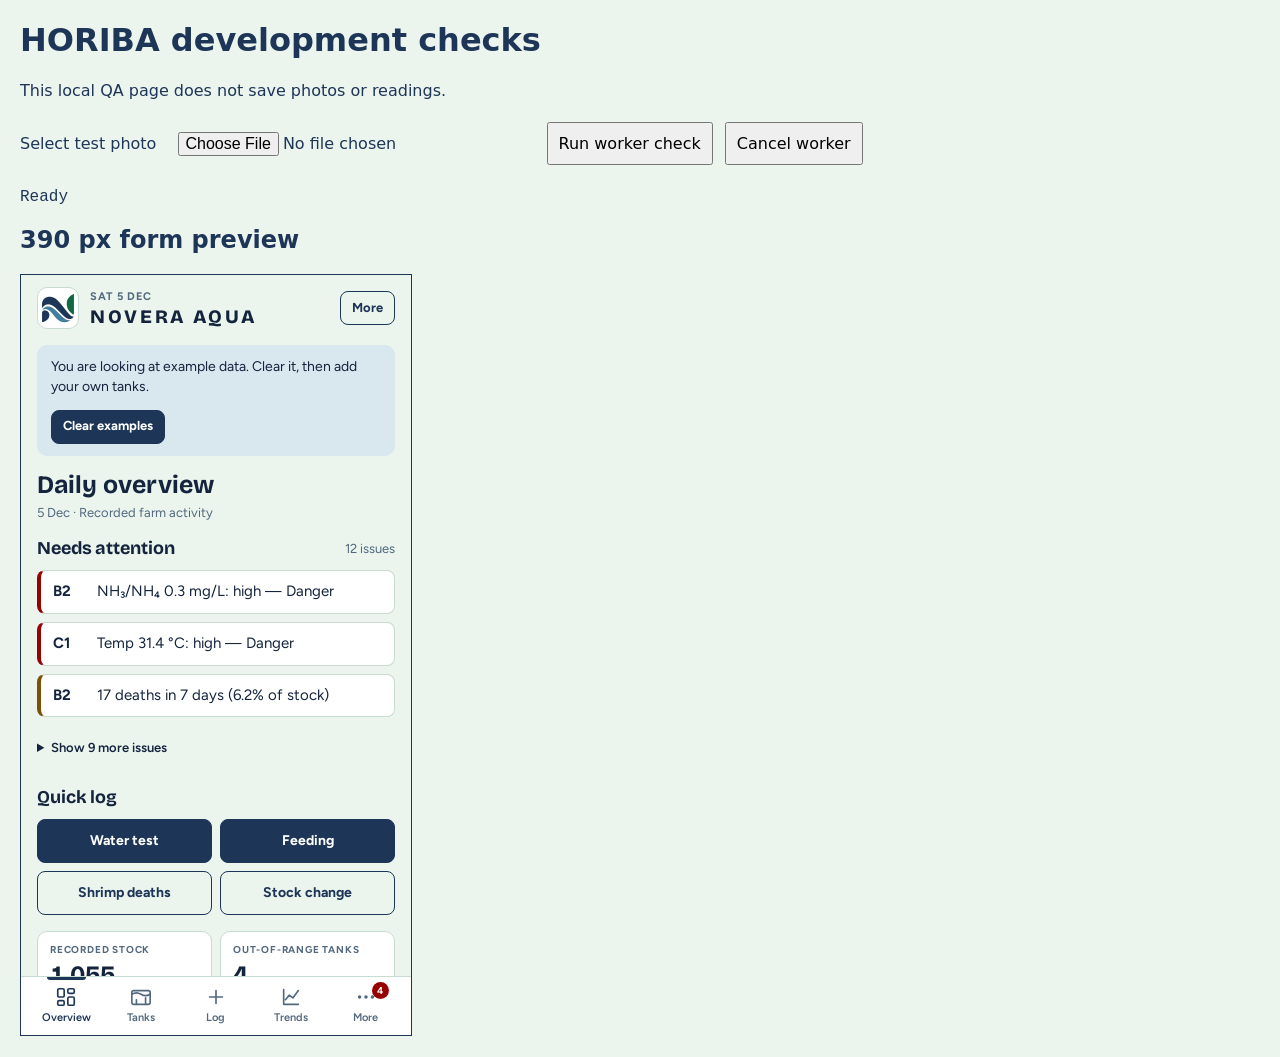
<file: tests/browser-harness.html>
<!doctype html><html lang="en"><meta charset="utf-8"><meta name="viewport" content="width=device-width,initial-scale=1"><title>HORIBA development checks</title><style>body{font:16px system-ui;margin:20px;background:#ebf5ee;color:#1d3557}button,input{font:inherit;padding:10px;margin:6px}pre{white-space:pre-wrap;overflow-wrap:anywhere}iframe{display:block;width:390px;max-width:100%;height:760px;border:1px solid #1d3557}</style><h1>HORIBA development checks</h1><p>This local QA page does not save photos or readings.</p><label>Select test photo <input type="file" id="photo" accept="image/jpeg,image/png"></label><button id="run">Run worker check</button><button id="stop">Cancel worker</button><pre id="report" aria-live="polite">Ready</pre><h2>390 px form preview</h2><iframe src="../index.html" title="Mobile width NOVERA form"></iframe><script>
let worker=null,token=0,started=0,timer=null,canvas=null;const report=document.querySelector('#report');
const storage=()=>JSON.stringify(Object.keys(localStorage).sort().map(k=>[k,localStorage.getItem(k)]));
const databases=async()=>indexedDB.databases?JSON.stringify(await indexedDB.databases()):'unavailable';
function clean(){if(timer)clearTimeout(timer);timer=null;if(worker)worker.terminate();worker=null;if(canvas)canvas.width=canvas.height=1;canvas=null;document.querySelector('#photo').value='';}
document.querySelector('#stop').onclick=()=>{token++;clean();report.textContent='Cancelled. Active workers: 0; temporary canvas released.';};
document.querySelector('#run').onclick=async()=>{const file=document.querySelector('#photo').files[0];if(!file){report.textContent='Choose a photo.';return;}token++;const id=token;clean();started=performance.now();const before=storage(),dbBefore=await databases();let bitmap;
try{bitmap=await createImageBitmap(file,{imageOrientation:'from-image'});if(id!==token){bitmap.close();return;}const scale=Math.min(1,1600/Math.max(bitmap.width,bitmap.height));canvas=document.createElement('canvas');canvas.width=Math.round(bitmap.width*scale);canvas.height=Math.round(bitmap.height*scale);canvas.getContext('2d').drawImage(bitmap,0,0,canvas.width,canvas.height);bitmap.close();const input=canvas.getContext('2d').getImageData(0,0,canvas.width,canvas.height);worker=new Worker('../assets/horiba-worker.js');timer=setTimeout(()=>{token++;clean();report.textContent='Timed out; worker terminated.';},120000);
worker.onerror=()=>{if(id===token){clean();report.textContent='Worker failed; resources released.';}};
worker.onmessage=async({data})=>{if(id!==token)return;if(data.type==='progress')report.textContent=data.message;if(data.type==='result'||data.type==='error'){clean();report.textContent=JSON.stringify({status:data.type,message:data.message,elapsedMs:Math.round(performance.now()-started),activeWorkers:0,localStorageUnchanged:before===storage(),indexedDBUnchanged:dbBefore===await databases(),readings:data.result?.readings.map(r=>({parameter:r.key,value:r.value})),assetRequests:data.metrics?.assetRequests},null,2);}};
worker.postMessage({type:'scan',image:input},[input.data.buffer]);}catch(e){bitmap?.close();clean();report.textContent=e.message;}};
</script></html>
</file>
<file: assets/ocr.css>
.photo-panel{margin:14px 0;padding:16px;border:1px solid var(--line);border-radius:12px;background:var(--bg)}.photo-panel h3{margin:12px 0}.photo-actions{display:flex;gap:8px;flex-wrap:wrap;margin:10px 0}.photo-actions label{cursor:pointer}.photo-actions input[type=file]{max-width:100%;font-size:13px}.photo-preview{position:relative;max-width:100%;touch-action:none;line-height:0;user-select:none}.photo-preview canvas{width:100%;height:auto;max-height:440px;object-fit:contain;display:block}.photo-box{position:absolute;border:2px solid #fff;outline:1px solid #1d3557;background:#457b9d22;pointer-events:none}.photo-review{display:grid;grid-template-columns:repeat(2,minmax(0,1fr));gap:10px}.photo-reading{padding:10px;border:1px solid var(--line);border-radius:8px;min-width:0}.photo-reading small{display:block;overflow-wrap:anywhere;font-size:12px;margin:5px 0}.photo-reading input{width:100%}.photo-warning{color:var(--ox);font-size:13px}.photo-sliders{display:grid;grid-template-columns:1fr 1fr;gap:8px}.photo-sliders input{width:100%}.photo-panel progress{width:100%}.photo-panel label{font-size:13px}.photo-panel input[type=checkbox]{width:auto;margin-right:6px}.photo-panel .sub{line-height:1.5}.photo-review-confirm{display:block;margin:12px 0}@media(max-width:550px){.photo-review{grid-template-columns:1fr}.photo-panel{padding:10px}.photo-actions .btn{flex:1}.photo-sliders{grid-template-columns:1fr 1fr}}

#sheet .panel:has(.photo-panel:not([hidden])){max-width:1000px}.photo-workspace.has-results{display:grid;grid-template-columns:minmax(200px,1fr) minmax(260px,1fr);gap:16px;align-items:start}.photo-workspace.has-results .photo-preview{position:sticky;top:10px}.photo-workspace.has-results .photo-review{grid-template-columns:1fr}@media(max-width:650px){.photo-workspace.has-results{display:block}.photo-workspace.has-results .photo-preview{position:relative;top:auto;margin:auto}}
</file>
<file: assets/horiba-photo.css>
.photo-engine-chooser{display:flex;flex-wrap:wrap;align-items:center;gap:8px;margin:12px 0;padding:12px;border:1px solid var(--line);border-radius:12px}
.photo-engine-chooser p,.photo-engine-chooser small{flex-basis:100%;margin:0}
.photo-workspace.has-results{display:grid;grid-template-columns:minmax(200px,1fr) minmax(260px,1fr);gap:16px;align-items:start}
.photo-workspace.has-results .photo-preview{position:sticky;top:10px}
.photo-workspace.has-results .photo-review{grid-template-columns:1fr}
@media(max-width:650px){.photo-workspace.has-results{display:block}.photo-workspace.has-results .photo-preview{position:relative;top:auto;margin:auto}}

/* Per-reading unit verification remains readable on narrow phone displays. */
.photo-reading select{display:block;width:100%;max-width:100%;font:inherit;padding:10px;border:1px solid var(--line);border-radius:8px;background:var(--surface);color:var(--ink)}
.photo-reading label.photo-review-confirm{display:flex;align-items:flex-start;gap:8px;margin:10px 0}
.photo-reading .photo-warning{display:block;margin:6px 0;overflow-wrap:anywhere}
</file>
